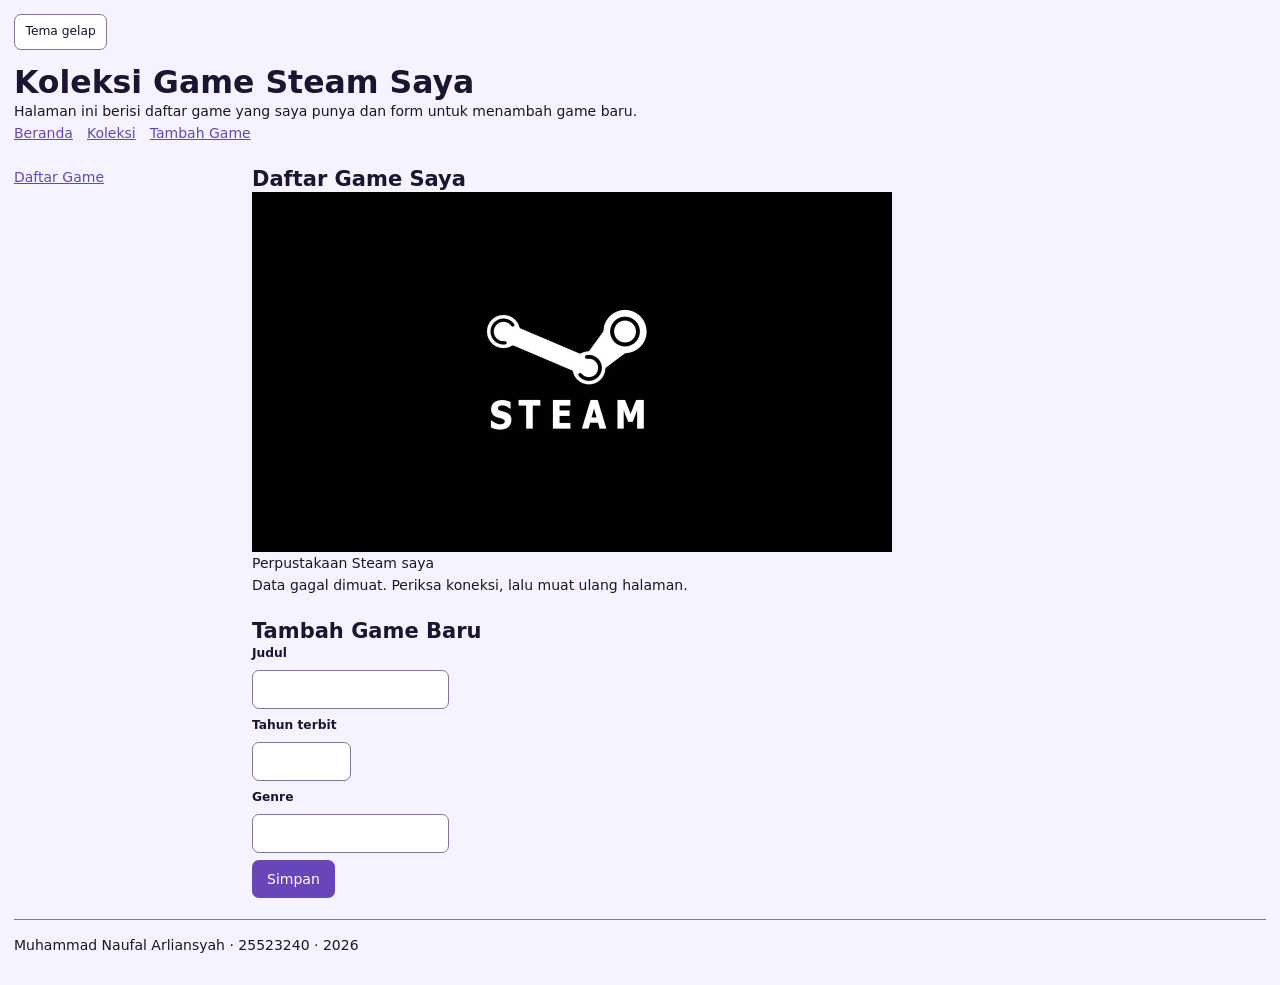
<file: worksheet-p10/profil.html>
<!DOCTYPE html>
<html lang="id">
<head>
  <meta charset="utf-8">
  <meta name="viewport" content="width=device-width, initial-scale=1.0">
  <title>Koleksi Game Steam Saya</title>

   <link rel="stylesheet" href="css/token.css">
   <link rel="stylesheet" href="css/base.css">
   <link rel="stylesheet" href="css/layout.css">
   <link rel="stylesheet" href="css/komponen.css">
   <link rel="stylesheet" href="css/tema.css">
   <link rel="stylesheet" href="css/responsif.css">
</head>
<body>
  <div class="page">

    <header id="beranda">
      <input type="checkbox" id="tema" class="pengalih-tema">
      <label for="tema" class="tombol-tema">Tema gelap</label>

      <h1 id="judul-halaman"></h1>
      <p id="deskripsi-halaman"></p>
      <nav aria-label="Navigasi utama">
        <ul class="navbar">
          <li><a href="#beranda">Beranda</a></li>
          <li><a href="#bagian-1">Koleksi</a></li>
          <li><a href="#bagian-2">Tambah Game</a></li>
        </ul>
      </nav>
    </header>

    <main>
      <div class="isi">
        <aside class="sisi">
          <nav aria-label="Menu samping">
            <ul class="menu-samping">
              <li><a href="#bagian-1">Daftar Game</a></li>
            </ul>
          </nav>
        </aside>

        <div class="utama">
          <section id="bagian-1">
            <h2>Daftar Game Saya</h2>
            <figure>
              <img src="img/koleksi-game-1.webp"
                   alt="Tangkapan layar perpustakaan Steam saya yang menampilkan sampul game dalam bentuk kotak-kotak"
                   width="640" height="360" >
              <figcaption>Perpustakaan Steam saya</figcaption>
            </figure>
            <p id="ringkasan-koleksi"></p>
            <p id="muat" hidden>Memuat data...</p>
            <p id="galat-muat" class="galat" role="alert" hidden></p>
            <div id="filter" role="group" aria-label="Filter genre">
              <button type="button" data-kategori="semua" class="aktif">Semua</button>
              <button type="button" data-kategori="Puzzle">Puzzle</button>
              <button type="button" data-kategori="Simulasi">Simulasi</button>
              <button type="button" data-kategori="Metroidvania">Metroidvania</button>
              <button type="button" data-kategori="RPG">RPG</button>
              <button type="button" data-kategori="Roguelike">Roguelike</button>
            </div>
            <p id="kosong" hidden>Tidak ada game di genre ini. Coba pilih genre lain atau tambah game baru.</p>
            <div class="katalog" id="katalog"></div>
          </section>

          <section id="bagian-2">
            <h2>Tambah Game Baru</h2>
            <form class="form-kolom" id="form-game" action="/simpan" method="post" novalidate>
              <p>
                <label for="judul">Judul</label>
                <input type="text" id="judul" name="judul" required>
              </p>
              <p>
                <label for="tahun-terbit">Tahun terbit</label>
                <input type="number" id="tahun-terbit" name="tahun-terbit" min="1970" max="2026" required>
              </p>
              <p>
                <label for="genre">Genre</label>
                <input type="text" id="genre" name="genre" required>
              </p>
              <button type="submit">Simpan</button>
            </form>
          </section>
        </div>
      </div>
    </main>

    <footer>
      <p id="footer-teks"></p>
    </footer>

  </div>
  <script type="module" src="js/app.js"></script>
</body> 
</html>
</file>
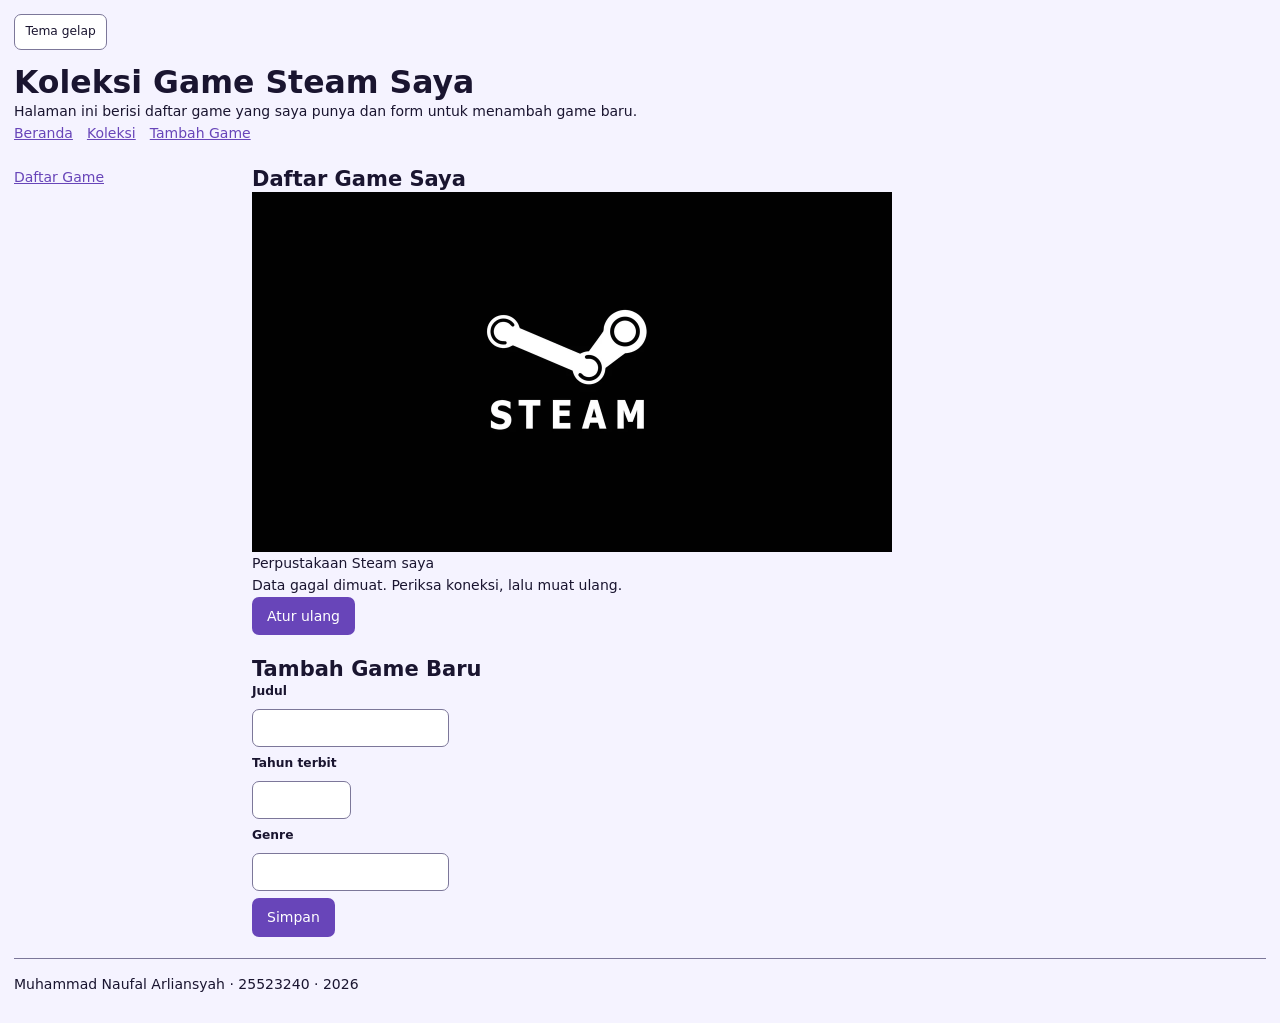
<file: worksheet-p11/profil.html>
<!DOCTYPE html>
<html lang="id">
<head>
  <meta charset="utf-8">
  <meta name="viewport" content="width=device-width, initial-scale=1.0">
  <title>Koleksi Game Steam Saya</title>

   <link rel="stylesheet" href="css/token.css">
   <link rel="stylesheet" href="css/base.css">
   <link rel="stylesheet" href="css/layout.css">
   <link rel="stylesheet" href="css/komponen.css">
   <link rel="stylesheet" href="css/tema.css">
   <link rel="stylesheet" href="css/responsif.css">
</head>
<body>
  <div class="page">

    <header id="beranda">
      <input type="checkbox" id="tema" class="pengalih-tema">
      <label for="tema" class="tombol-tema">Tema gelap</label>

      <h1 id="judul-halaman"></h1>
      <p id="deskripsi-halaman"></p>
      <nav aria-label="Navigasi utama">
        <ul class="navbar">
          <li><a href="#beranda">Beranda</a></li>
          <li><a href="#bagian-1">Koleksi</a></li>
          <li><a href="#bagian-2">Tambah Game</a></li>
        </ul>
      </nav>
    </header>

    <main>
      <div class="isi">
        <aside class="sisi">
          <nav aria-label="Menu samping">
            <ul class="menu-samping">
              <li><a href="#bagian-1">Daftar Game</a></li>
            </ul>
          </nav>
        </aside>

        <div class="utama">
          <section id="bagian-1">
            <h2>Daftar Game Saya</h2>
            <figure>
              <img src="img/koleksi-game-1.webp"
                   alt="Tangkapan layar perpustakaan Steam saya yang menampilkan sampul game dalam bentuk kotak-kotak"
                   width="640" height="360" >
              <figcaption>Perpustakaan Steam saya</figcaption>
            </figure>
            <p id="ringkasan-koleksi"></p>
            <p id="muat" hidden>Memuat data...</p>
            <p id="galat-muat" class="galat" role="alert" hidden></p>
            <div id="filter" role="group" aria-label="Filter genre">
              <button type="button" data-kategori="semua" class="aktif">Semua</button>
              <button type="button" data-kategori="Puzzle">Puzzle</button>
              <button type="button" data-kategori="Simulasi">Simulasi</button>
              <button type="button" data-kategori="Metroidvania">Metroidvania</button>
              <button type="button" data-kategori="RPG">RPG</button>
              <button type="button" data-kategori="Roguelike">Roguelike</button>
            </div>
            <button type="button" id="atur-ulang">Atur ulang</button>
            <p id="kosong" hidden>Tidak ada game di genre ini. Coba pilih genre lain atau tambah game baru.</p>
            <div class="katalog" id="katalog"></div>
          </section>

          <section id="bagian-2">
            <h2>Tambah Game Baru</h2>
            <form class="form-kolom" id="form-game" action="/simpan" method="post" novalidate>
              <p>
                <label for="judul">Judul</label>
                <input type="text" id="judul" name="judul" required>
              </p>
              <p>
                <label for="tahun-terbit">Tahun terbit</label>
                <input type="number" id="tahun-terbit" name="tahun-terbit" min="1970" max="2026" required>
              </p>
              <p>
                <label for="genre">Genre</label>
                <input type="text" id="genre" name="genre" required>
              </p>
              <button type="submit">Simpan</button>
            </form>
          </section>
        </div>
      </div>
    </main>

    <footer>
      <p id="footer-teks"></p>
    </footer>

  </div>
  <script type="module" src="js/app.js"></script>
</body>
</html>
</file>
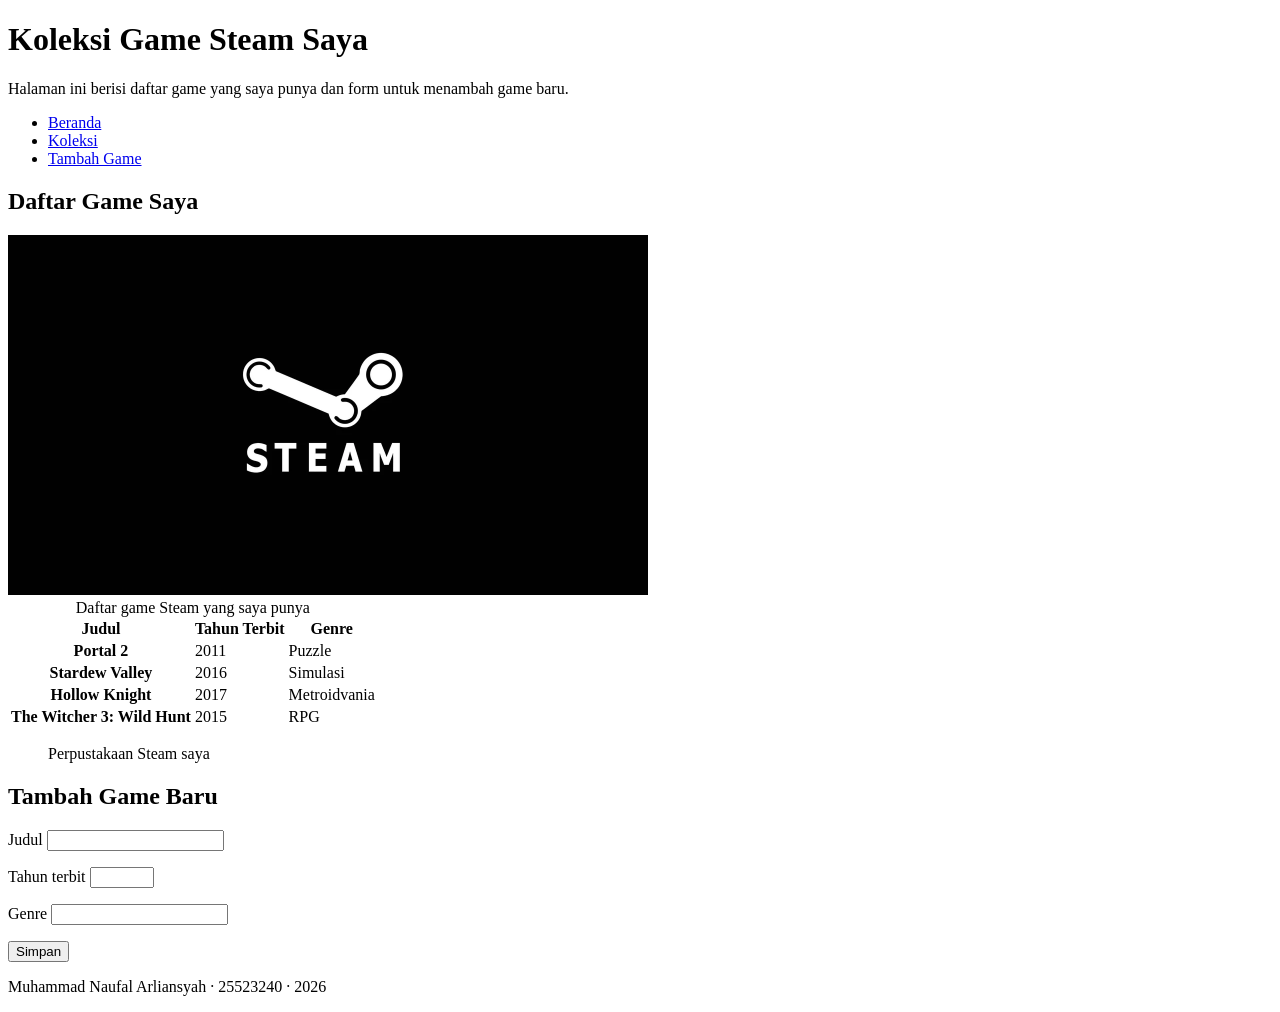
<file: worksheet-p3/profil.html>
<!DOCTYPE html>
<html lang="id">
<head>
  <meta charset="utf-8">
  <meta name="viewport" content="width=device-width, initial-scale=1.0">
  <title>Koleksi Game Steam Saya</title>

</head>
<body>

  <header id="beranda">
    <h1>Koleksi Game Steam Saya</h1>
    <p>Halaman ini berisi daftar game yang saya punya dan form untuk menambah game baru.</p>
    <nav aria-label="Navigasi utama">
      <ul>
        <li><a href="#beranda">Beranda</a></li>
        <li><a href="#bagian-1">Koleksi</a></li>
        <li><a href="#bagian-2">Tambah Game</a></li>
      </ul>
    </nav>
  </header>

  <main>
    <section id="bagian-1">
      <h2>Daftar Game Saya</h2>
      <img src="koleksi-game-1.webp"
           alt="Tangkapan layar perpustakaan Steam saya yang menampilkan sampul game dalam bentuk kotak-kotak"
           width="640" height="360" loading="lazy">
      <table>
        <caption>Daftar game Steam yang saya punya</caption>
        <thead>
          <tr>
            <th scope="col">Judul</th>
            <th scope="col">Tahun Terbit</th>
            <th scope="col">Genre</th>
          </tr>
        </thead>
        <tbody>
          <tr>
            <th scope="row">Portal 2</th>
            <td>2011</td>
            <td>Puzzle</td>
          </tr>
          <tr>
            <th scope="row">Stardew Valley</th>
            <td>2016</td>
            <td>Simulasi</td>
          </tr>
          <tr>
            <th scope="row">Hollow Knight</th>
            <td>2017</td>
            <td>Metroidvania</td>
          </tr>
          <tr>
            <th scope="row">The Witcher 3: Wild Hunt</th>
            <td>2015</td>
            <td>RPG</td>
          </tr>
        </tbody>
      </table>

      <figure>


        <figcaption>Perpustakaan Steam saya</figcaption>
      </figure>
    </section>

    <section id="bagian-2">
      <h2>Tambah Game Baru</h2>

      <form action="/simpan" method="post">
        <p>
          <label for="judul">Judul</label>
          <input type="text" id="judul" name="judul" required>
        </p>
        <p>
          <label for="tahun-terbit">Tahun terbit</label>
          <input type="number" id="tahun-terbit" name="tahun-terbit" min="1970" max="2026" required>
        </p>
        <p>
          <label for="genre">Genre</label>
          <input type="text" id="genre" name="genre" required>
        </p>
        <button type="submit">Simpan</button>
      </form>
    </section>
  </main>

  <footer>
    <p>Muhammad Naufal Arliansyah · 25523240 · 2026</p>
  </footer>

</body>
</html>
</file>
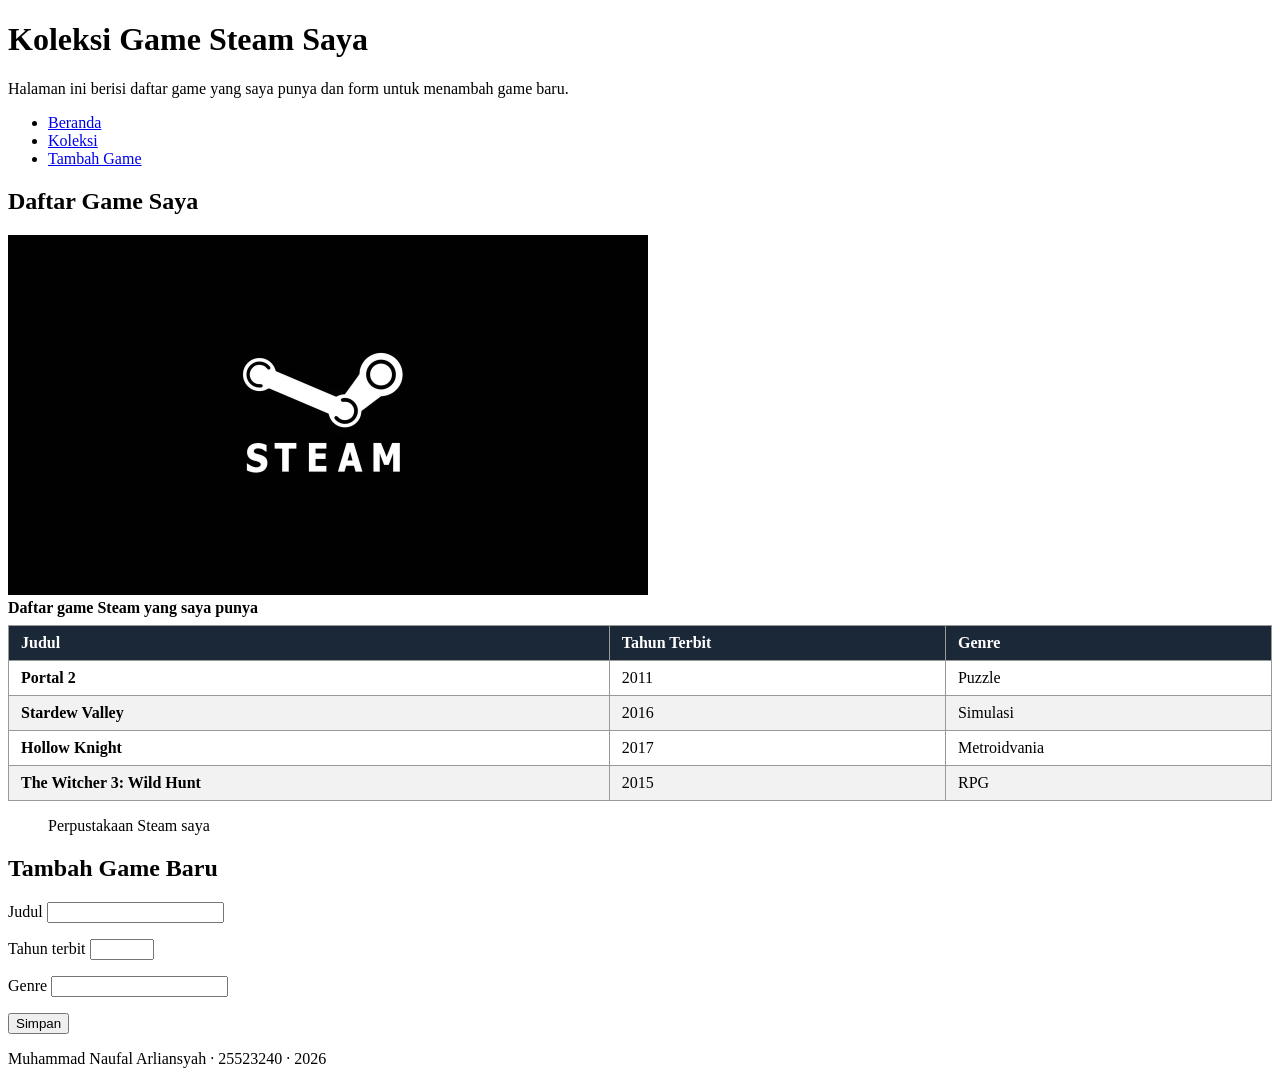
<file: worksheet-p3/Tugas PABW 1 (NIM 25523240).html>
<!DOCTYPE html>
<html lang="id">
<head>
  <meta charset="utf-8">
  <meta name="viewport" content="width=device-width, initial-scale=1.0">
  <title>Koleksi Game Steam Saya</title>
  <style>
    table { width : 100%; border-collapse: collapse; }
    caption { text-align: left; font-weight: bold; padding-bottom: 8px; }
    th, td { border: 1px solid #999; padding: 8px 12px; text-align: left; }
    thead th { background: #1b2838; color: #fff; }
    tbody tr:nth-child(even) { background: #f2f2f2; }
    </style>
</head>
<body>

  <header id="beranda">
    <h1>Koleksi Game Steam Saya</h1>
    <p>Halaman ini berisi daftar game yang saya punya dan form untuk menambah game baru.</p>
    <nav aria-label="Navigasi utama">
      <ul>
        <li><a href="#beranda">Beranda</a></li>
        <li><a href="#bagian-1">Koleksi</a></li>
        <li><a href="#bagian-2">Tambah Game</a></li>
      </ul>
    </nav>
  </header>

  <main>
    <section id="bagian-1">
      <h2>Daftar Game Saya</h2>
      <img src="koleksi-game-1.webp"
           alt="Tangkapan layar perpustakaan Steam saya yang menampilkan sampul game dalam bentuk kotak-kotak"
           width="640" height="360" loading="lazy">
      <table>
        <caption>Daftar game Steam yang saya punya</caption>
        <thead>
          <tr>
            <th scope="col">Judul</th>
            <th scope="col">Tahun Terbit</th>
            <th scope="col">Genre</th>
          </tr>
        </thead>
        <tbody>
          <tr>
            <th scope="row">Portal 2</th>
            <td>2011</td>
            <td>Puzzle</td>
          </tr>
          <tr>
            <th scope="row">Stardew Valley</th>
            <td>2016</td>
            <td>Simulasi</td>
          </tr>
          <tr>
            <th scope="row">Hollow Knight</th>
            <td>2017</td>
            <td>Metroidvania</td>
          </tr>
          <tr>
            <th scope="row">The Witcher 3: Wild Hunt</th>
            <td>2015</td>
            <td>RPG</td>
          </tr>
        </tbody>
      </table>

      <figure>


        <figcaption>Perpustakaan Steam saya</figcaption>
      </figure>
    </section>

    <section id="bagian-2">
      <h2>Tambah Game Baru</h2>

      <form action="/simpan" method="post">
        <p>
          <label for="judul">Judul</label>
          <input type="text" id="judul" name="judul" required>
        </p>
        <p>
          <label for="tahun-terbit">Tahun terbit</label>
          <input type="number" id="tahun-terbit" name="tahun-terbit" min="1970" max="2026" required>
        </p>
        <p>
          <label for="genre">Genre</label>
          <input type="text" id="genre" name="genre" required>
        </p>
        <button type="submit">Simpan</button>
      </form>
    </section>
  </main>

  <footer>
    <p>Muhammad Naufal Arliansyah · 25523240 · 2026</p>
  </footer>

</body>
</html>
</file>
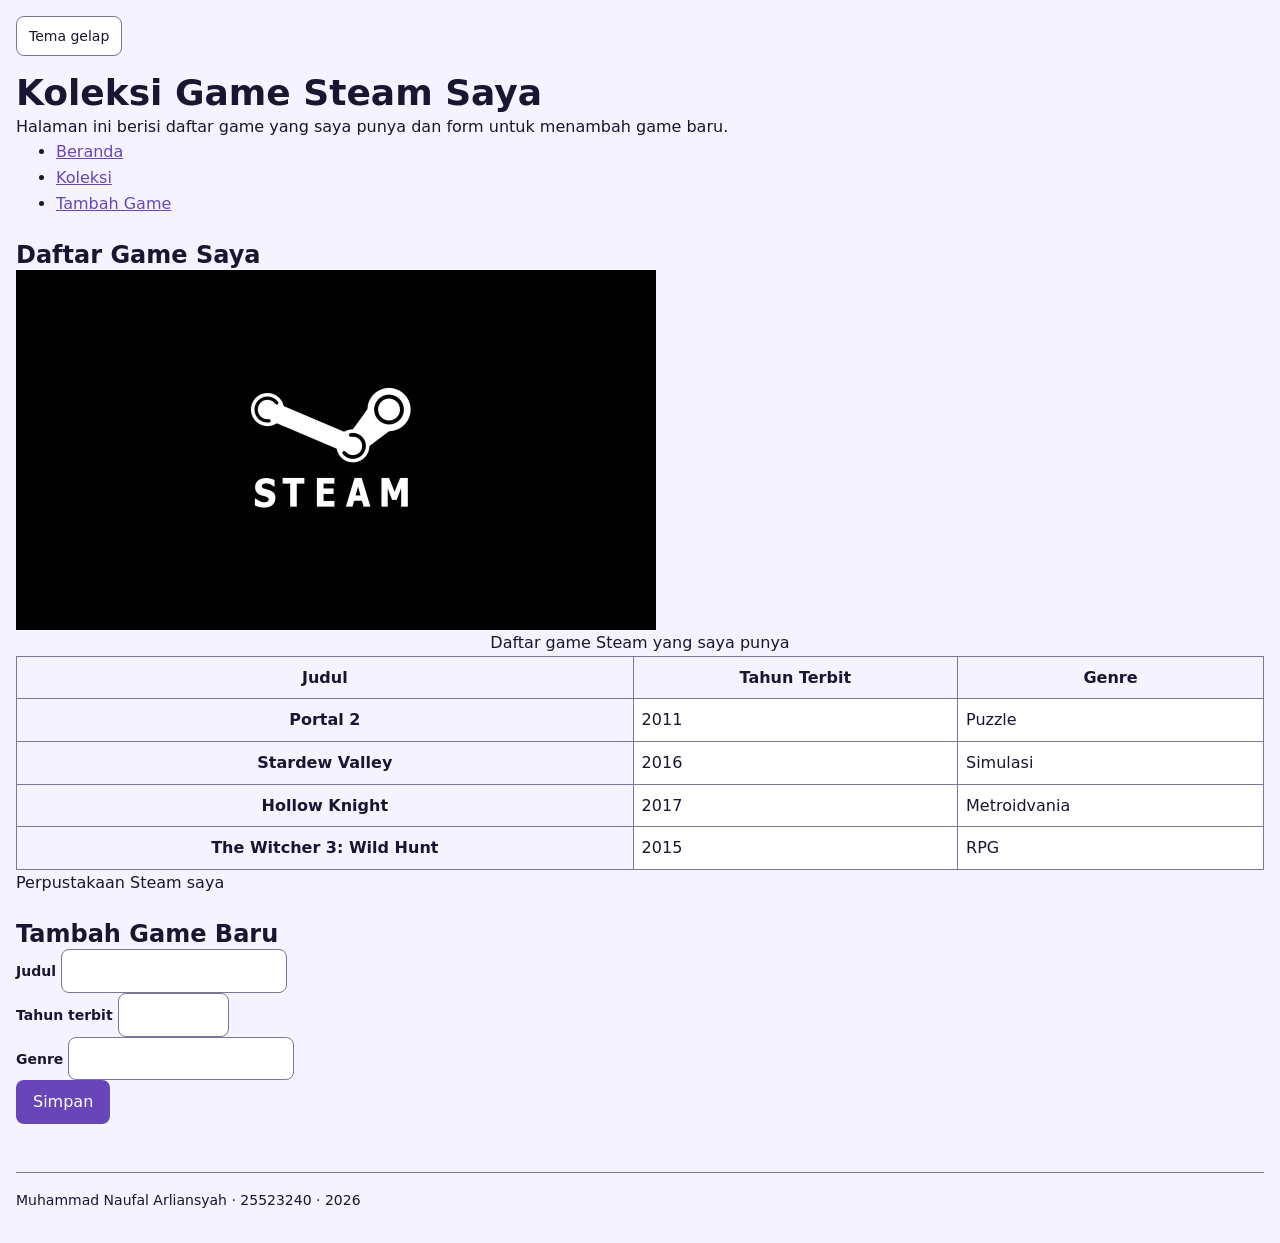
<file: worksheet-p4/profil.html>
<!DOCTYPE html>
<html lang="id">
<head>
  <meta charset="utf-8">
  <meta name="viewport" content="width=device-width, initial-scale=1.0">
  <title>Koleksi Game Steam Saya</title>

  <link rel="stylesheet" href="token.css">
  <link rel="stylesheet" href="base.css">
  <link rel="stylesheet" href="layout.css">
  <link rel="stylesheet" href="komponen.css">
  <link rel="stylesheet" href="tema.css">
</head>
<body>

  <header id="beranda">
    <input type="checkbox" id="tema" class="pengalih-tema">
    <label for="tema" class="tombol-tema">Tema gelap</label>

    <h1>Koleksi Game Steam Saya</h1>
    <p>Halaman ini berisi daftar game yang saya punya dan form untuk menambah game baru.</p>
    <nav aria-label="Navigasi utama">
      <ul>
        <li><a href="#beranda">Beranda</a></li>
        <li><a href="#bagian-1">Koleksi</a></li>
        <li><a href="#bagian-2">Tambah Game</a></li>
      </ul>
    </nav>
  </header>

  <main>
    <section id="bagian-1">
      <h2>Daftar Game Saya</h2>
      <img src="koleksi-game-1.webp"
           alt="Tangkapan layar perpustakaan Steam saya yang menampilkan sampul game dalam bentuk kotak-kotak"
           width="640" height="360" loading="lazy">
      <table>
        <caption>Daftar game Steam yang saya punya</caption>
        <thead>
          <tr>
            <th scope="col">Judul</th>
            <th scope="col">Tahun Terbit</th>
            <th scope="col">Genre</th>
          </tr>
        </thead>
        <tbody>
          <tr>
            <th scope="row">Portal 2</th>
            <td>2011</td>
            <td>Puzzle</td>
          </tr>
          <tr>
            <th scope="row">Stardew Valley</th>
            <td>2016</td>
            <td>Simulasi</td>
          </tr>
          <tr>
            <th scope="row">Hollow Knight</th>
            <td>2017</td>
            <td>Metroidvania</td>
          </tr>
          <tr>
            <th scope="row">The Witcher 3: Wild Hunt</th>
            <td>2015</td>
            <td>RPG</td>
          </tr>
        </tbody>
      </table>

      <figure>
        <figcaption>Perpustakaan Steam saya</figcaption>
      </figure>
    </section>

    <section id="bagian-2">
      <h2>Tambah Game Baru</h2>

      <form action="/simpan" method="post">
        <p>
          <label for="judul">Judul</label>
          <input type="text" id="judul" name="judul" required>
        </p>
        <p>
          <label for="tahun-terbit">Tahun terbit</label>
          <input type="number" id="tahun-terbit" name="tahun-terbit" min="1970" max="2026" required>
        </p>
        <p>
          <label for="genre">Genre</label>
          <input type="text" id="genre" name="genre" required>
        </p>
        <button type="submit">Simpan</button>
      </form>
    </section>
  </main>

  <footer>
    <p>Muhammad Naufal Arliansyah · 25523240 · 2026</p>
  </footer>

</body>
</html>
</file>
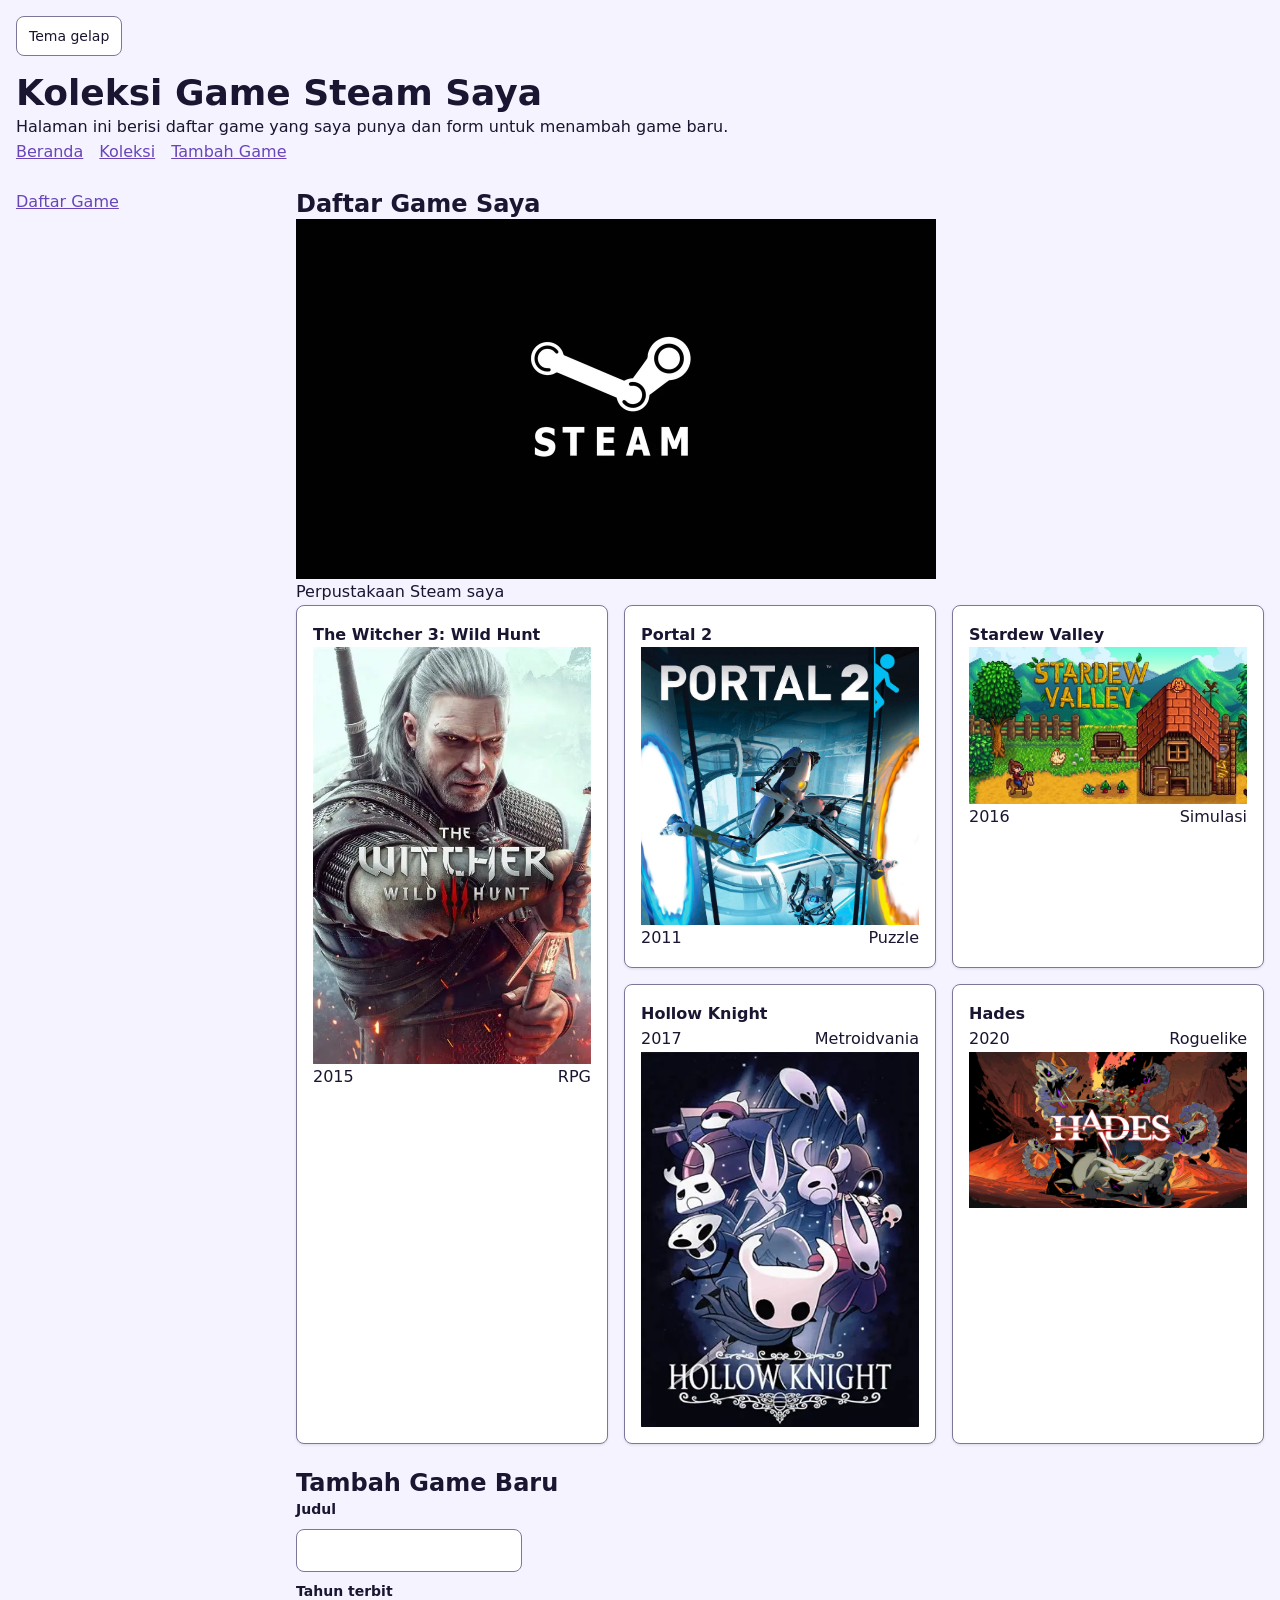
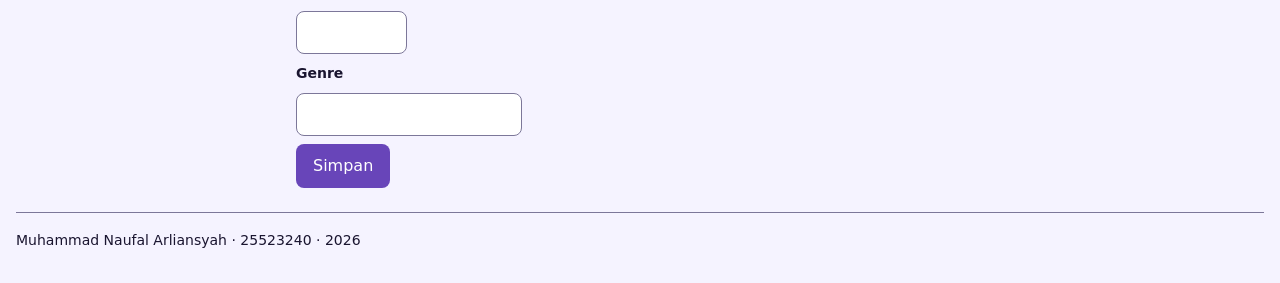
<file: worksheet-p5/profil.html>
<!DOCTYPE html>
<html lang="id">
<head>
  <meta charset="utf-8">
  <meta name="viewport" content="width=device-width, initial-scale=1.0">
  <title>Koleksi Game Steam Saya</title>

  <link rel="stylesheet" href="token.css">
  <link rel="stylesheet" href="base.css">
  <link rel="stylesheet" href="layout.css">
  <link rel="stylesheet" href="komponen.css">
  <link rel="stylesheet" href="tema.css">
</head>
<body>
  <div class="page">

    <header id="beranda">
      <input type="checkbox" id="tema" class="pengalih-tema">
      <label for="tema" class="tombol-tema">Tema gelap</label>

      <h1>Koleksi Game Steam Saya</h1>
      <p>Halaman ini berisi daftar game yang saya punya dan form untuk menambah game baru.</p>
      <nav aria-label="Navigasi utama">
        <ul class="navbar">
          <li><a href="#beranda">Beranda</a></li>
          <li><a href="#bagian-1">Koleksi</a></li>
          <li><a href="#bagian-2">Tambah Game</a></li>
        </ul>
      </nav>
    </header>

    <main>
      <div class="isi">
        <aside class="sisi">
          <nav aria-label="Menu samping">
            <ul class="menu-samping">
              <li><a href="#bagian-1">Daftar Game</a></li>
            </ul>
          </nav>
        </aside>

        <div class="utama">
          <section id="bagian-1">
            <h2>Daftar Game Saya</h2>
            <figure>
              <img src="koleksi-game-1.webp"
                   alt="Tangkapan layar perpustakaan Steam saya yang menampilkan sampul game dalam bentuk kotak-kotak"
                   width="640" height="360" loading="lazy">
              <figcaption>Perpustakaan Steam saya</figcaption>
            </figure>

            <div class="katalog">
              <article class="kartu papan">
                <h3 class="kartu__judul">The Witcher 3: Wild Hunt</h3>
                <div class="kartu__isi">
                  <figure>
                    <img src="the-witcher-3.webp" alt="Sampul game The Witcher 3: Wild Hunt" width="320" height="180" loading="lazy">
                  </figure>
                </div>
                <div class="kartu__kaki"><span>2015</span><span>RPG</span></div>
              </article>
              <article class="kartu">
                <h3 class="kartu__judul">Portal 2</h3>
                <div class="kartu__isi">
                  <figure>
                    <img src="portal-2.webp" alt="Sampul game Portal 2" width="320" height="180" loading="lazy">
                  </figure>
                </div>
                <div class="kartu__kaki"><span>2011</span><span>Puzzle</span></div>
                
              </article>
              <article class="kartu">
                <h3 class="kartu__judul">Stardew Valley</h3>
                <div class="kartu__isi">
                  <figure>
                    <img src="stardew-valley.webp" alt="Sampul game Stardew Valley" width="320" height="180" loading="lazy">
                  </figure>
                </div>
                <div class="kartu__kaki"><span>2016</span><span>Simulasi</span></div>
              </article>
              <article class="kartu">
                <h3 class="kartu__judul">Hollow Knight</h3>
                <div class="kartu__kaki"><span>2017</span><span>Metroidvania</span></div>
                <div class="kartu__isi">
                  <figure>
                    <img src="hollow-knight.webp" alt="Sampul game Hollow Knight" width="320" height="180" loading="lazy">
                  </figure>
                </div>
              </article>
              <article class="kartu">
                <h3 class="kartu__judul">Hades</h3>
                <div class="kartu__kaki"><span>2020</span><span>Roguelike</span></div>
                <div class="kartu__isi">
                  <figure>
                    <img src="hades.webp" alt="Sampul game Hades" width="320" height="180" loading="lazy">
                  </figure>
                </div>
              </article>
            </div>
          </section>

          <section id="bagian-2">
            <h2>Tambah Game Baru</h2>
            <form class="form-kolom" action="/simpan" method="post">
              <p>
                <label for="judul">Judul</label>
                <input type="text" id="judul" name="judul" required>
              </p>
              <p>
                <label for="tahun-terbit">Tahun terbit</label>
                <input type="number" id="tahun-terbit" name="tahun-terbit" min="1970" max="2026" required>
              </p>
              <p>
                <label for="genre">Genre</label>
                <input type="text" id="genre" name="genre" required>
              </p>
              <button type="submit">Simpan</button>
            </form>
          </section>
        </div>
      </div>
    </main>

    <footer>
      <p>Muhammad Naufal Arliansyah · 25523240 · 2026</p>
    </footer>

  </div>
</body>
</html>
</file>
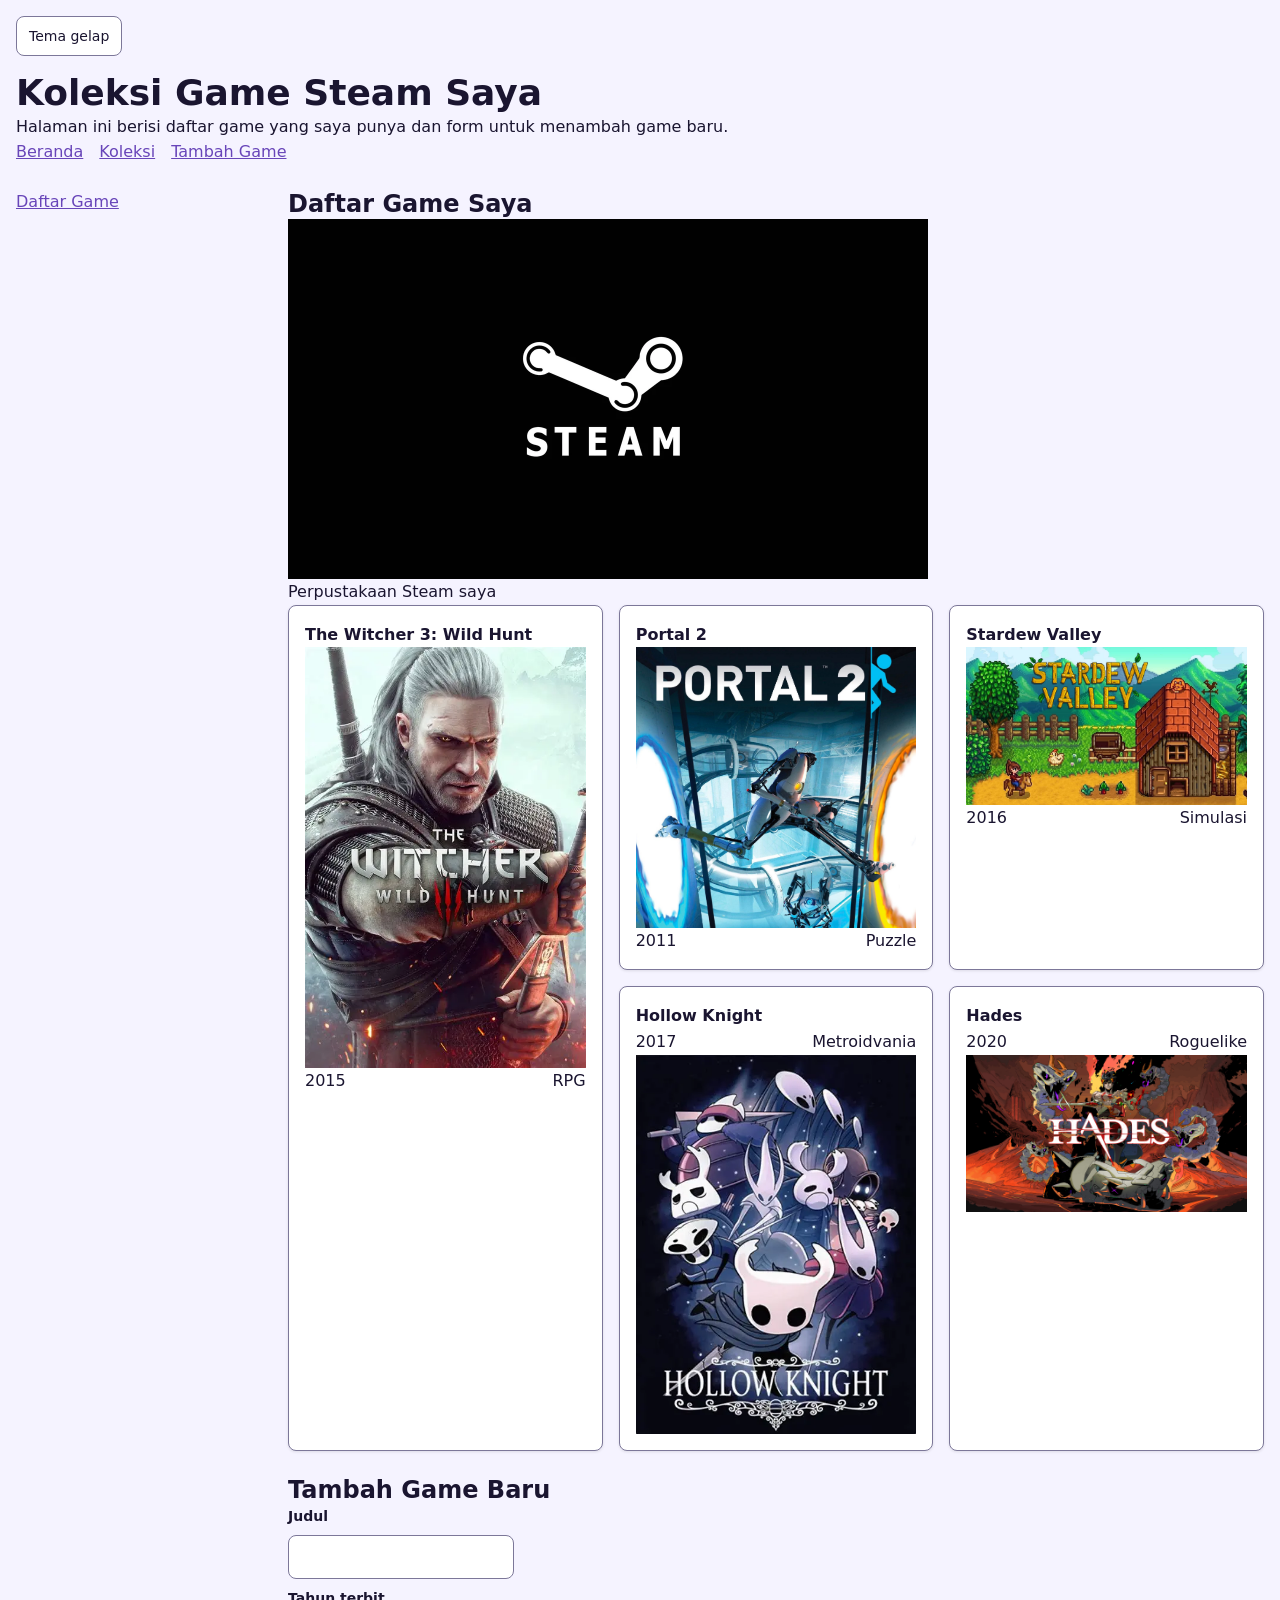
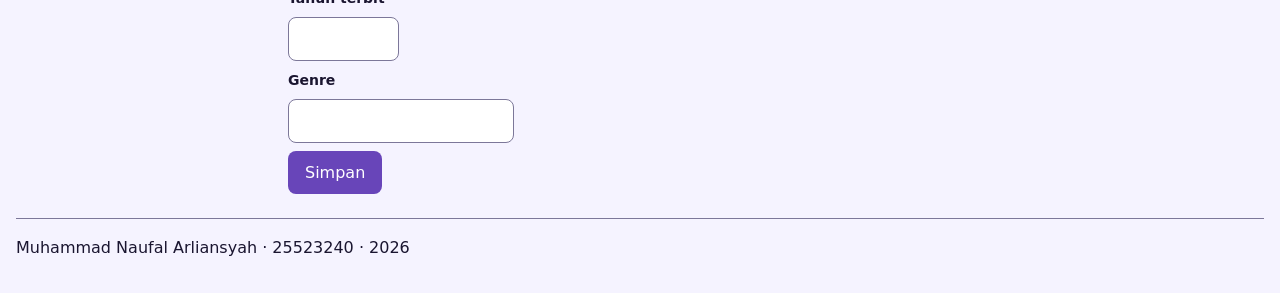
<file: worksheet-p6/profil.html>
<!DOCTYPE html>
<html lang="id">
<head>
  <meta charset="utf-8">
  <meta name="viewport" content="width=device-width, initial-scale=1.0">
  <title>Koleksi Game Steam Saya</title>

  <link rel="stylesheet" href="token.css">
  <link rel="stylesheet" href="base.css">
  <link rel="stylesheet" href="layout.css">
  <link rel="stylesheet" href="komponen.css">
  <link rel="stylesheet" href="tema.css">
  <link rel="stylesheet" href="responsif.css">
</head>
<body>
  <div class="page">

    <header id="beranda">
      <input type="checkbox" id="tema" class="pengalih-tema">
      <label for="tema" class="tombol-tema">Tema gelap</label>

      <h1>Koleksi Game Steam Saya</h1>
      <p>Halaman ini berisi daftar game yang saya punya dan form untuk menambah game baru.</p>
      <nav aria-label="Navigasi utama">
        <ul class="navbar">
          <li><a href="#beranda">Beranda</a></li>
          <li><a href="#bagian-1">Koleksi</a></li>
          <li><a href="#bagian-2">Tambah Game</a></li>
        </ul>
      </nav>
    </header>

    <main>
      <div class="isi">
        <aside class="sisi">
          <nav aria-label="Menu samping">
            <ul class="menu-samping">
              <li><a href="#bagian-1">Daftar Game</a></li>
            </ul>
          </nav>
        </aside>

        <div class="utama">
          <section id="bagian-1">
            <h2>Daftar Game Saya</h2>
            <figure>
              <img src="koleksi-game-1.webp"
                   alt="Tangkapan layar perpustakaan Steam saya yang menampilkan sampul game dalam bentuk kotak-kotak"
                   width="640" height="360" loading="lazy">
              <figcaption>Perpustakaan Steam saya</figcaption>
            </figure>

            <div class="katalog">
              <article class="kartu papan">
                <h3 class="kartu__judul">The Witcher 3: Wild Hunt</h3>
                <div class="kartu__isi">
                  <figure>
                    <img src="the-witcher-3.webp" alt="Sampul game The Witcher 3: Wild Hunt" width="320" height="180" loading="lazy">
                  </figure>
                </div>
                <div class="kartu__kaki"><span>2015</span><span>RPG</span></div>
              </article>
              <article class="kartu">
                <h3 class="kartu__judul">Portal 2</h3>
                <div class="kartu__isi">
                  <figure>
                    <img src="portal-2.webp" alt="Sampul game Portal 2" width="320" height="180" loading="lazy">
                  </figure>
                </div>
                <div class="kartu__kaki"><span>2011</span><span>Puzzle</span></div>
                
              </article>
              <article class="kartu">
                <h3 class="kartu__judul">Stardew Valley</h3>
                <div class="kartu__isi">
                  <figure>
                    <img src="stardew-valley.webp" alt="Sampul game Stardew Valley" width="320" height="180" loading="lazy">
                  </figure>
                </div>
                <div class="kartu__kaki"><span>2016</span><span>Simulasi</span></div>
              </article>
              <article class="kartu">
                <h3 class="kartu__judul">Hollow Knight</h3>
                <div class="kartu__kaki"><span>2017</span><span>Metroidvania</span></div>
                <div class="kartu__isi">
                  <figure>
                    <img src="hollow-knight.webp" alt="Sampul game Hollow Knight" width="320" height="180" loading="lazy">
                  </figure>
                </div>
              </article>
              <article class="kartu">
                <h3 class="kartu__judul">Hades</h3>
                <div class="kartu__kaki"><span>2020</span><span>Roguelike</span></div>
                <div class="kartu__isi">
                  <figure>
                    <img src="hades.webp" alt="Sampul game Hades" width="320" height="180" loading="lazy">
                  </figure>
                </div>
              </article>
            </div>
          </section>

          <section id="bagian-2">
            <h2>Tambah Game Baru</h2>
            <form class="form-kolom" action="/simpan" method="post">
              <p>
                <label for="judul">Judul</label>
                <input type="text" id="judul" name="judul" required>
              </p>
              <p>
                <label for="tahun-terbit">Tahun terbit</label>
                <input type="number" id="tahun-terbit" name="tahun-terbit" min="1970" max="2026" required>
              </p>
              <p>
                <label for="genre">Genre</label>
                <input type="text" id="genre" name="genre" required>
              </p>
              <button type="submit">Simpan</button>
            </form>
          </section>
        </div>
      </div>
    </main>

    <footer>
      <p>Muhammad Naufal Arliansyah · 25523240 · 2026</p>
    </footer>

  </div>
</body>
</html>
</file>
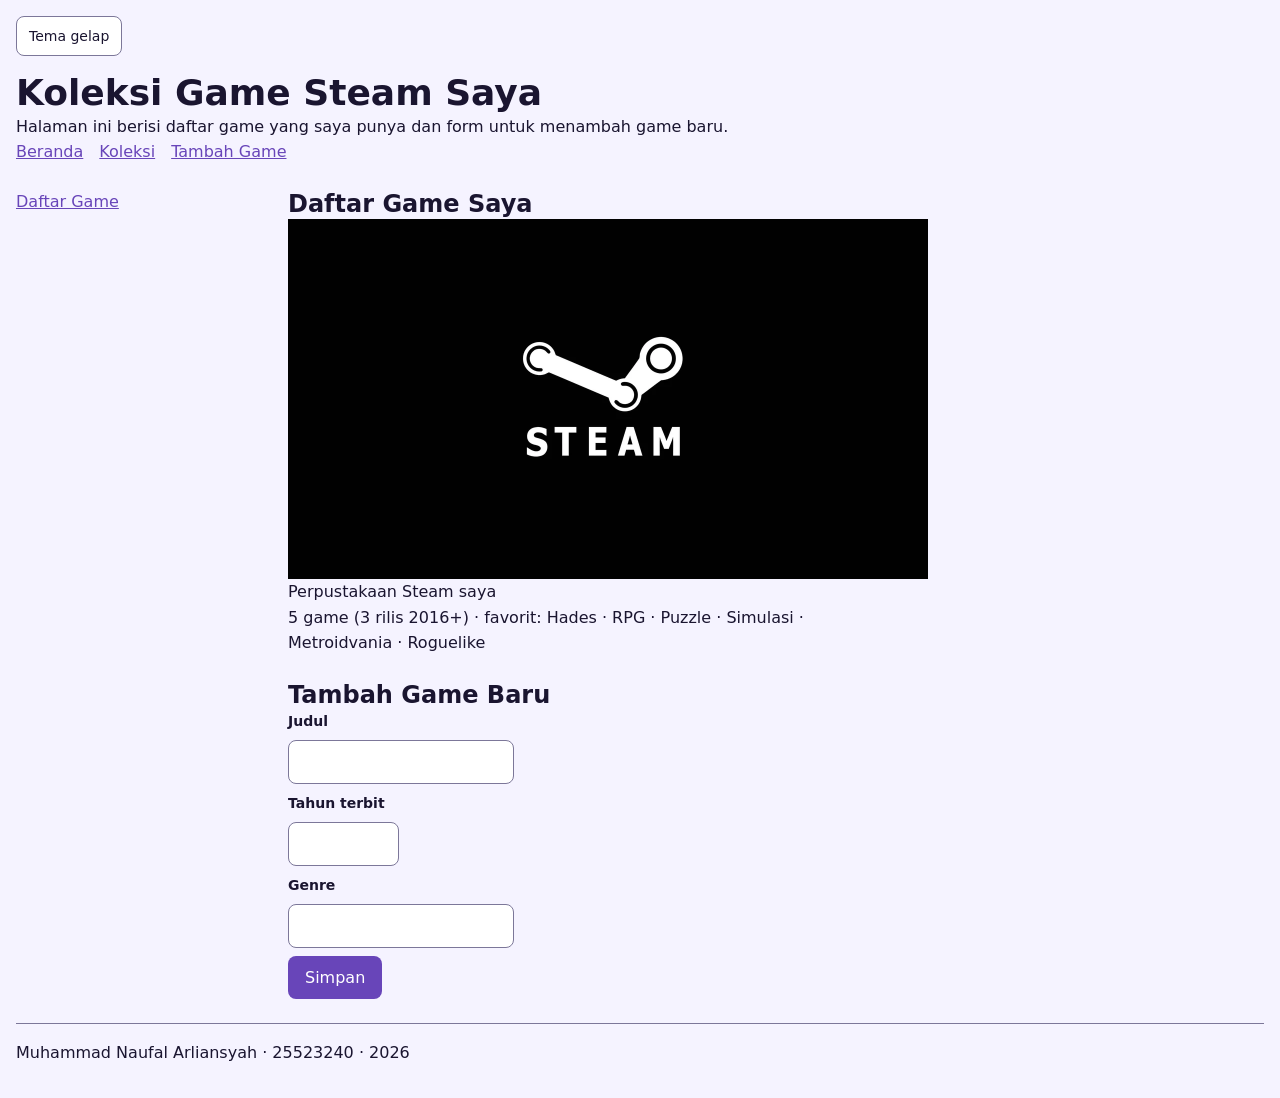
<file: worksheet-p8/profil.html>
<!DOCTYPE html>
<html lang="id">
<head>
  <meta charset="utf-8">
  <meta name="viewport" content="width=device-width, initial-scale=1.0">
  <title>Koleksi Game Steam Saya</title>

   <link rel="stylesheet" href="css/token.css">
   <link rel="stylesheet" href="css/base.css">
   <link rel="stylesheet" href="css/layout.css">
   <link rel="stylesheet" href="css/komponen.css">
   <link rel="stylesheet" href="css/tema.css">
   <link rel="stylesheet" href="css/responsif.css">
</head>
<body>
  <div class="page">

    <header id="beranda">
      <input type="checkbox" id="tema" class="pengalih-tema">
      <label for="tema" class="tombol-tema">Tema gelap</label>

      <h1 id="judul-halaman"></h1>
      <p id="deskripsi-halaman"></p>
      <nav aria-label="Navigasi utama">
        <ul class="navbar">
          <li><a href="#beranda">Beranda</a></li>
          <li><a href="#bagian-1">Koleksi</a></li>
          <li><a href="#bagian-2">Tambah Game</a></li>
        </ul>
      </nav>
    </header>

    <main>
      <div class="isi">
        <aside class="sisi">
          <nav aria-label="Menu samping">
            <ul class="menu-samping">
              <li><a href="#bagian-1">Daftar Game</a></li>
            </ul>
          </nav>
        </aside>

        <div class="utama">
          <section id="bagian-1">
            <h2>Daftar Game Saya</h2>
            <figure>
              <img src="img/koleksi-game-1.webp"
                   alt="Tangkapan layar perpustakaan Steam saya yang menampilkan sampul game dalam bentuk kotak-kotak"
                   width="640" height="360" >
              <figcaption>Perpustakaan Steam saya</figcaption>
            </figure>

            <p id="ringkasan-koleksi"></p>
            <div class="katalog" id="katalog"></div>
          </section>

          <section id="bagian-2">
            <h2>Tambah Game Baru</h2>
            <form class="form-kolom" id="form-game" action="/simpan" method="post">
              <p>
                <label for="judul">Judul</label>
                <input type="text" id="judul" name="judul" required>
              </p>
              <p>
                <label for="tahun-terbit">Tahun terbit</label>
                <input type="number" id="tahun-terbit" name="tahun-terbit" min="1970" max="2026" required>
              </p>
              <p>
                <label for="genre">Genre</label>
                <input type="text" id="genre" name="genre" required>
              </p>
              <button type="submit">Simpan</button>
            </form>
          </section>
        </div>
      </div>
    </main>

    <footer>
      <p id="footer-teks"></p>
    </footer>

  </div>

  <script type="module" src="js/app.js"></script>
</body>
</html>
</file>
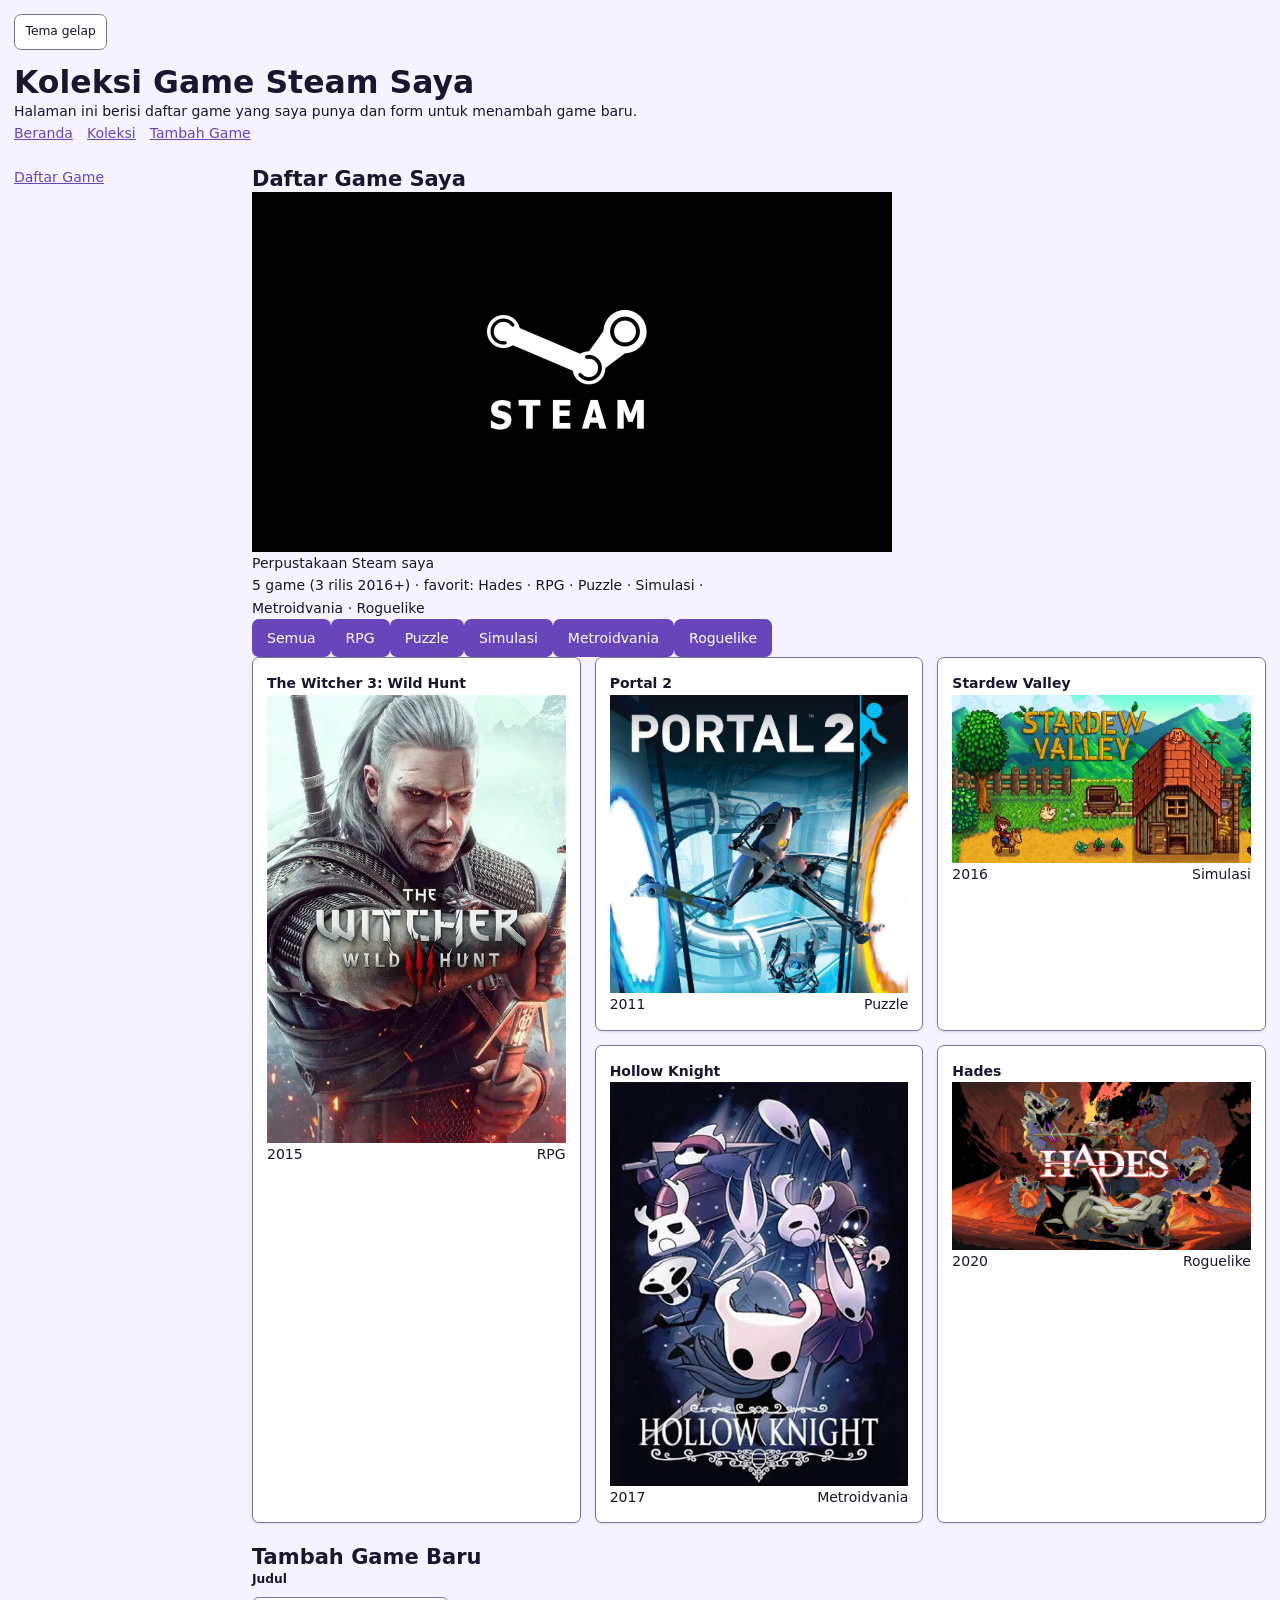
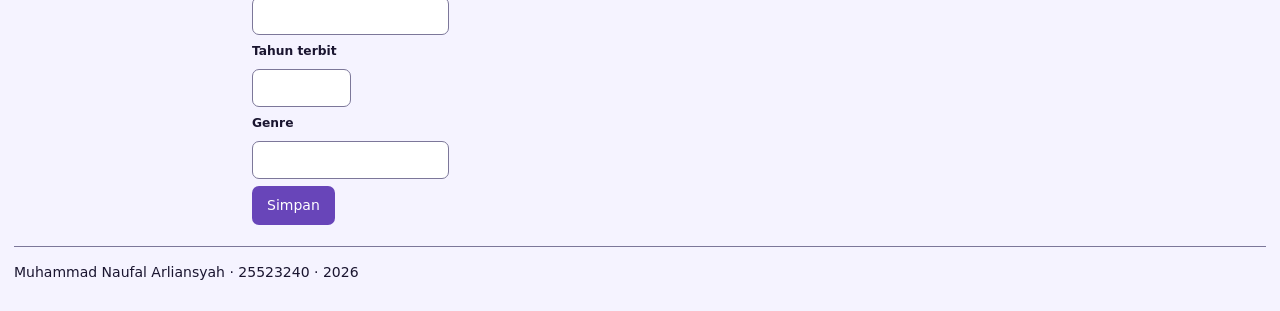
<file: worksheet-p9/profil.html>
<!DOCTYPE html>
<html lang="id">
<head>
  <meta charset="utf-8">
  <meta name="viewport" content="width=device-width, initial-scale=1.0">
  <title>Koleksi Game Steam Saya</title>

   <link rel="stylesheet" href="css/token.css">
   <link rel="stylesheet" href="css/base.css">
   <link rel="stylesheet" href="css/layout.css">
   <link rel="stylesheet" href="css/komponen.css">
   <link rel="stylesheet" href="css/tema.css">
   <link rel="stylesheet" href="css/responsif.css">
</head>
<body>
  <div class="page">

    <header id="beranda">
      <input type="checkbox" id="tema" class="pengalih-tema">
      <label for="tema" class="tombol-tema">Tema gelap</label>

      <h1 id="judul-halaman"></h1>
      <p id="deskripsi-halaman"></p>
      <nav aria-label="Navigasi utama">
        <ul class="navbar">
          <li><a href="#beranda">Beranda</a></li>
          <li><a href="#bagian-1">Koleksi</a></li>
          <li><a href="#bagian-2">Tambah Game</a></li>
        </ul>
      </nav>
    </header>

    <main>
      <div class="isi">
        <aside class="sisi">
          <nav aria-label="Menu samping">
            <ul class="menu-samping">
              <li><a href="#bagian-1">Daftar Game</a></li>
            </ul>
          </nav>
        </aside>

        <div class="utama">
          <section id="bagian-1">
            <h2>Daftar Game Saya</h2>
            <figure>
              <img src="img/koleksi-game-1.webp"
                   alt="Tangkapan layar perpustakaan Steam saya yang menampilkan sampul game dalam bentuk kotak-kotak"
                   width="640" height="360" >
              <figcaption>Perpustakaan Steam saya</figcaption>
            </figure>
            <p id="ringkasan-koleksi"></p>
            <div id="filter" role="group" aria-label="Filter genre">
              <button type="button" data-kategori="semua" class="aktif">Semua</button>
              <button type="button" data-kategori="Puzzle">Puzzle</button>
              <button type="button" data-kategori="Simulasi">Simulasi</button>
              <button type="button" data-kategori="Metroidvania">Metroidvania</button>
              <button type="button" data-kategori="RPG">RPG</button>
              <button type="button" data-kategori="Roguelike">Roguelike</button>
            </div>
            <p id="kosong" hidden>Tidak ada game di genre ini. Coba pilih genre lain atau tambah game baru.</p>
            <div class="katalog" id="katalog"></div>
          </section>

          <section id="bagian-2">
            <h2>Tambah Game Baru</h2>
            <form class="form-kolom" id="form-game" action="/simpan" method="post" novalidate>
              <p>
                <label for="judul">Judul</label>
                <input type="text" id="judul" name="judul" required>
              </p>
              <p>
                <label for="tahun-terbit">Tahun terbit</label>
                <input type="number" id="tahun-terbit" name="tahun-terbit" min="1970" max="2026" required>
              </p>
              <p>
                <label for="genre">Genre</label>
                <input type="text" id="genre" name="genre" required>
              </p>
              <button type="submit">Simpan</button>
            </form>
          </section>
        </div>
      </div>
    </main>

    <footer>
      <p id="footer-teks"></p>
    </footer>

  </div>
  <script type="module" src="js/dom.js"></script>
</body>
</html>
</file>
<file: worksheet-p10/css/token.css>
:root {
--purple-500: #8B5CF6;
--purple-700: color-mix(in srgb, var(--purple-500) 75%, #000000);
--pink-500: #EC4899;
--pink-700: #BE185D;
--red-500: #EF4444;
--red-700: #B00020;

--night-950: #0B0914;
--night-900: #161224;
--night-800: #2A2442;
--slate-100: #F3F4F6;

--violet-50: #F5F3FF;
--white: #FFFFFF;
--ink-900: #1A1530;
--mauve-500: #7C7799;

--space-1: 0.25rem;
--space-2: 0.5rem;
--space-3: 0.75rem;
--space-4: 1rem;
--space-6: 1.5rem;

--radius-md: 0.5rem;
--radius-full: 999px;

--shadow-1: 0 10px 30px rgba(0, 0, 0, .5);
--shadow-2: 0 1px 3px rgba(0, 0, 0, .10);

--text-sm: 0.875rem;
--text-md: 1rem;
--text-xl: 1.5rem;
--text-3xl: 2.25rem;
}
</file>
<file: worksheet-p10/css/base.css>
*, *::before, *::after {
  box-sizing: border-box;
}

* { margin: 0; }

img { max-width: 100%; height: auto; display: block; }

html {
  font-size: 87.5%;         
}

body {
  font-family: system-ui, "Segoe UI", Roboto, sans-serif;
  font-size: var(--text-md);
  line-height: 1.6;         
  color: var(--color-fg);
  background: var(--color-bg);
  padding: var(--space-4);
}

h1 { font-size: var(--text-3xl); line-height: 1.15; }
h2 { font-size: var(--text-xl); line-height: 1.25; }
h3 { font-size: var(--text-md); }

a { color: var(--color-primary); }

main p { max-width: 60ch; }
</file>
<file: worksheet-p10/css/layout.css>
.page {
  display: grid;
  grid-template-columns: minmax(0, 1fr);
  grid-template-rows: auto 1fr auto;
  min-height: 100dvh;
}

.navbar {
  display: flex;
  flex-wrap: wrap;
  gap: var(--space-4);
  align-items: center;
  list-style: none;
  padding: 0;
}

.menu-samping {
  display: flex;
  flex-direction: column;
  gap: var(--space-2);
  list-style: none;
  padding: 0;
}

main {
  padding-block: var(--space-6);
}

.isi {
  display: grid;
  grid-template-columns: 16rem 1fr;
  grid-template-areas: "sisi utama";
  gap: var(--space-6);
}
.sisi  { grid-area: sisi; }
.utama {
  grid-area: utama;
  min-width: 0;
  display: flex;
  flex-direction: column;
  gap: var(--section-gap);
}

footer {
  padding-block: var(--space-4);
  border-top: 1px solid var(--color-border);
  color: var(--color-fg);
  font-size: var(--text-sm);
}

@media (max-width: 48rem) {
  .isi {
    grid-template-columns: 1fr;
    grid-template-areas:
      "sisi"
      "utama";
  }
}
</file>
<file: worksheet-p10/css/komponen.css>
img {
  display: block;
  max-width: 100%;
  height: auto;
}

.katalog {
  display: grid;
  grid-template-columns: repeat(auto-fit, minmax(16rem, 1fr));
  gap: var(--space-4);
}

.kartu {
  background: var(--color-surface);
  border: 1px solid var(--color-border);
  border-radius: var(--radius-md);
  box-shadow: var(--shadow-1);
  padding: var(--card-pad);
}

.katalog .kartu {
  display: grid;
  align-content: start;
  min-height: 14rem;
}

.kartu__kaki {
  display: flex;
  align-items: center;
  justify-content: space-between;
  gap: var(--space-2);
}

.kartu__isi   { min-width: 0; }
.kartu__judul { overflow-wrap: anywhere; }

.papan { grid-row: span 2; }

.form-kolom {
  display: flex;
  flex-direction: column;
  align-items: flex-start;
  gap: var(--space-2);
}

.form-kolom p {
  display: flex;
  flex-direction: column;
  gap: var(--space-2);
}

label {
  font-size: var(--text-sm);
  font-weight: 600;
}

input, select, textarea {
  font: inherit;
  padding: var(--space-2) var(--space-3);
  border: 1px solid var(--color-border);
  border-radius: var(--radius-md);
  background: var(--color-surface);
  color: var(--color-fg);
}

button {
  font: inherit;
  padding: var(--space-2) var(--space-4);
  border: 1px solid transparent;
  border-radius: var(--radius-md);
  background: var(--color-primary);
  color: var(--color-surface);
  cursor: pointer;
}

:focus-visible {
  outline: 2px solid var(--color-focus);
  outline-offset: 2px;
}

table {
  width: 100%;
  border-collapse: collapse;
}

th, td {
  padding: var(--space-2);
  border: 1px solid var(--color-border);
}

tr td {
  color: var(--color-fg);
  background-color: var(--color-surface);
}
</file>
<file: worksheet-p10/css/tema.css>
:root {
  --purple-500: #8B5CF6;
  --purple-700: color-mix(in srgb, var(--purple-500) 75%, #000000);
  --pink-500:   #EC4899;
  --pink-700:   #BE185D;
  --red-500:    #EF4444;
  --red-700:    #B00020;

  --night-950:  #0B0914;
  --night-900:  #161224;
  --night-800:  #2A2442;
  --night-750:  #4A3F73; 
  --slate-100:  #F3F4F6;

  --violet-50:  #F5F3FF;
  --white:      #FFFFFF;
  --ink-900:    #1A1530;
  --mauve-500:  #7C7799;

  --space-1: 0.25rem;
  --space-2: 0.5rem;
  --space-3: 0.75rem;
  --space-4: 1rem;
  --space-6: 1.5rem;

  --radius-md:   0.5rem;
  --radius-full: 999px;

  --shadow-1: 0 10px 30px rgba(0, 0, 0, .5);
  --shadow-2: 0 1px 3px rgba(0, 0, 0, .10);

  --text-sm:  0.875rem;
  --text-md:  1rem;
  --text-xl:  1.5rem;
  --text-3xl: 2.25rem;
}
:root {
  color-scheme: dark;
  --color-bg:         var(--night-950);
  --color-fg:         var(--slate-100);
  --color-surface:    var(--night-900);
  --color-border:     var(--night-750);
  --color-primary:    var(--purple-500);
  --color-on-primary: var(--night-950);
  --color-danger:     var(--red-500);
  --color-focus:      var(--pink-500);
  --shadow-card:      var(--shadow-1);

  --card-pad:    var(--space-4);
  --section-gap: var(--space-6);
}
@media (prefers-color-scheme: light) {
  :root:not(:has(#tema:checked)) {
    color-scheme: light;
    --color-bg:         var(--violet-50);
    --color-fg:         var(--ink-900);
    --color-surface:    var(--white);
    --color-border:     var(--mauve-500);
    --color-primary:    var(--purple-700);
    --color-on-primary: var(--white);
    --color-danger:     var(--red-700);
    --color-focus:      var(--pink-700);
    --shadow-card:      var(--shadow-2);
  }
}
body:has(#tema:checked) {
  color-scheme: light;
  --color-bg:         var(--violet-50);
  --color-fg:         var(--ink-900);
  --color-surface:    var(--white);
  --color-border:     var(--mauve-500);
  --color-primary:    var(--purple-700);
  --color-on-primary: var(--white);
  --color-danger:     var(--red-700);
  --color-focus:      var(--pink-700);
  --shadow-card:      var(--shadow-2);
}

body {
  background-color: var(--color-bg);
  color: var(--color-fg);
  transition: background-color .2s, color .2s;
}

.pengalih-tema {
  position: absolute;
  opacity: 0;
  pointer-events: none;
}

.tombol-tema {
  display: inline-block;
  cursor: pointer;
  padding: var(--space-2) var(--space-3);
  background-color: var(--color-surface);
  border: 1px solid var(--color-border);
  border-radius: var(--radius-md);
  margin-bottom: var(--space-4);
  font-weight: 500;
}

.kartu {
  background-color: var(--color-surface);
  border: 1px solid var(--color-border);
  border-radius: var(--radius-md);
  box-shadow: var(--shadow-card);
  padding: var(--card-pad);
}

:focus-visible {
  outline: 2px solid var(--color-focus);
  outline-offset: 2px;
}
</file>
<file: worksheet-p10/css/responsif.css>
.isi {
  display: grid;
  grid-template-columns: 1fr;
  gap: var(--space-4);
}

.katalog {
  display: grid;
  grid-template-columns: 1fr;
  gap: var(--space-4);
}

p {
  font-size: 1rem;
  line-height: 1.6;
}
.table-wrap{
  overflow-x: auto;
}
img {
  max-width: 100%;
  height: auto;
}

.sisi {
  width: auto;
}

.kartu {
  width: auto;
}

@media (min-width: 48rem) {
  .katalog {
    grid-template-columns: repeat(2, 1fr);
  }
}

@media (min-width: 60rem) {
  .isi {
    grid-template-columns: 16rem 1fr;
  }
  .katalog {
    grid-template-columns: repeat(3, 1fr);
  }
}
</file>
<file: worksheet-p11/css/token.css>
:root {
--purple-500: #8B5CF6;
--purple-700: color-mix(in srgb, var(--purple-500) 75%, #000000);
--pink-500: #EC4899;
--pink-700: #BE185D;
--red-500: #EF4444;
--red-700: #B00020;

--night-950: #0B0914;
--night-900: #161224;
--night-800: #2A2442;
--slate-100: #F3F4F6;

--violet-50: #F5F3FF;
--white: #FFFFFF;
--ink-900: #1A1530;
--mauve-500: #7C7799;

--space-1: 0.25rem;
--space-2: 0.5rem;
--space-3: 0.75rem;
--space-4: 1rem;
--space-6: 1.5rem;

--radius-md: 0.5rem;
--radius-full: 999px;

--shadow-1: 0 10px 30px rgba(0, 0, 0, .5);
--shadow-2: 0 1px 3px rgba(0, 0, 0, .10);

--text-sm: 0.875rem;
--text-md: 1rem;
--text-xl: 1.5rem;
--text-3xl: 2.25rem;
}
</file>
<file: worksheet-p11/css/base.css>
*, *::before, *::after {
  box-sizing: border-box;
}

* { margin: 0; }

img { max-width: 100%; height: auto; display: block; }

html {
  font-size: 87.5%;         
}

body {
  font-family: system-ui, "Segoe UI", Roboto, sans-serif;
  font-size: var(--text-md);
  line-height: 1.6;         
  color: var(--color-fg);
  background: var(--color-bg);
  padding: var(--space-4);
}

h1 { font-size: var(--text-3xl); line-height: 1.15; }
h2 { font-size: var(--text-xl); line-height: 1.25; }
h3 { font-size: var(--text-md); }

a { color: var(--color-primary); }

main p { max-width: 60ch; }
</file>
<file: worksheet-p11/css/layout.css>
.page {
  display: grid;
  grid-template-columns: minmax(0, 1fr);
  grid-template-rows: auto 1fr auto;
  min-height: 100dvh;
}

.navbar {
  display: flex;
  flex-wrap: wrap;
  gap: var(--space-4);
  align-items: center;
  list-style: none;
  padding: 0;
}

.menu-samping {
  display: flex;
  flex-direction: column;
  gap: var(--space-2);
  list-style: none;
  padding: 0;
}

main {
  padding-block: var(--space-6);
}

.isi {
  display: grid;
  grid-template-columns: 16rem 1fr;
  grid-template-areas: "sisi utama";
  gap: var(--space-6);
}
.sisi  { grid-area: sisi; }
.utama {
  grid-area: utama;
  min-width: 0;
  display: flex;
  flex-direction: column;
  gap: var(--section-gap);
}

footer {
  padding-block: var(--space-4);
  border-top: 1px solid var(--color-border);
  color: var(--color-fg);
  font-size: var(--text-sm);
}

@media (max-width: 48rem) {
  .isi {
    grid-template-columns: 1fr;
    grid-template-areas:
      "sisi"
      "utama";
  }
}
</file>
<file: worksheet-p11/css/komponen.css>
img {
  display: block;
  max-width: 100%;
  height: auto;
}

.katalog {
  display: grid;
  grid-template-columns: repeat(auto-fit, minmax(16rem, 1fr));
  gap: var(--space-4);
}

.kartu {
  background: var(--color-surface);
  border: 1px solid var(--color-border);
  border-radius: var(--radius-md);
  box-shadow: var(--shadow-1);
  padding: var(--card-pad);
}

.katalog .kartu {
  display: grid;
  align-content: start;
  min-height: 14rem;
}

.kartu__kaki {
  display: flex;
  align-items: center;
  justify-content: space-between;
  gap: var(--space-2);
}

.kartu__isi   { min-width: 0; }
.kartu__judul { overflow-wrap: anywhere; }

.papan { grid-row: span 2; }

.form-kolom {
  display: flex;
  flex-direction: column;
  align-items: flex-start;
  gap: var(--space-2);
}

.form-kolom p {
  display: flex;
  flex-direction: column;
  gap: var(--space-2);
}

label {
  font-size: var(--text-sm);
  font-weight: 600;
}

input, select, textarea {
  font: inherit;
  padding: var(--space-2) var(--space-3);
  border: 1px solid var(--color-border);
  border-radius: var(--radius-md);
  background: var(--color-surface);
  color: var(--color-fg);
}

button {
  font: inherit;
  padding: var(--space-2) var(--space-4);
  border: 1px solid transparent;
  border-radius: var(--radius-md);
  background: var(--color-primary);
  color: var(--color-surface);
  cursor: pointer;
}

:focus-visible {
  outline: 2px solid var(--color-focus);
  outline-offset: 2px;
}

table {
  width: 100%;
  border-collapse: collapse;
}

th, td {
  padding: var(--space-2);
  border: 1px solid var(--color-border);
}

tr td {
  color: var(--color-fg);
  background-color: var(--color-surface);
}
</file>
<file: worksheet-p11/css/tema.css>
:root {
  --purple-500: #8B5CF6;
  --purple-700: color-mix(in srgb, var(--purple-500) 75%, #000000);
  --pink-500:   #EC4899;
  --pink-700:   #BE185D;
  --red-500:    #EF4444;
  --red-700:    #B00020;

  --night-950:  #0B0914;
  --night-900:  #161224;
  --night-800:  #2A2442;
  --night-750:  #4A3F73; 
  --slate-100:  #F3F4F6;

  --violet-50:  #F5F3FF;
  --white:      #FFFFFF;
  --ink-900:    #1A1530;
  --mauve-500:  #7C7799;

  --space-1: 0.25rem;
  --space-2: 0.5rem;
  --space-3: 0.75rem;
  --space-4: 1rem;
  --space-6: 1.5rem;

  --radius-md:   0.5rem;
  --radius-full: 999px;

  --shadow-1: 0 10px 30px rgba(0, 0, 0, .5);
  --shadow-2: 0 1px 3px rgba(0, 0, 0, .10);

  --text-sm:  0.875rem;
  --text-md:  1rem;
  --text-xl:  1.5rem;
  --text-3xl: 2.25rem;
}
:root {
  color-scheme: dark;
  --color-bg:         var(--night-950);
  --color-fg:         var(--slate-100);
  --color-surface:    var(--night-900);
  --color-border:     var(--night-750);
  --color-primary:    var(--purple-500);
  --color-on-primary: var(--night-950);
  --color-danger:     var(--red-500);
  --color-focus:      var(--pink-500);
  --shadow-card:      var(--shadow-1);

  --card-pad:    var(--space-4);
  --section-gap: var(--space-6);
}
@media (prefers-color-scheme: light) {
  :root:not(:has(#tema:checked)) {
    color-scheme: light;
    --color-bg:         var(--violet-50);
    --color-fg:         var(--ink-900);
    --color-surface:    var(--white);
    --color-border:     var(--mauve-500);
    --color-primary:    var(--purple-700);
    --color-on-primary: var(--white);
    --color-danger:     var(--red-700);
    --color-focus:      var(--pink-700);
    --shadow-card:      var(--shadow-2);
  }
}
body:has(#tema:checked) {
  color-scheme: light;
  --color-bg:         var(--violet-50);
  --color-fg:         var(--ink-900);
  --color-surface:    var(--white);
  --color-border:     var(--mauve-500);
  --color-primary:    var(--purple-700);
  --color-on-primary: var(--white);
  --color-danger:     var(--red-700);
  --color-focus:      var(--pink-700);
  --shadow-card:      var(--shadow-2);
}

body {
  background-color: var(--color-bg);
  color: var(--color-fg);
  transition: background-color .2s, color .2s;
}

.pengalih-tema {
  position: absolute;
  opacity: 0;
  pointer-events: none;
}

.tombol-tema {
  display: inline-block;
  cursor: pointer;
  padding: var(--space-2) var(--space-3);
  background-color: var(--color-surface);
  border: 1px solid var(--color-border);
  border-radius: var(--radius-md);
  margin-bottom: var(--space-4);
  font-weight: 500;
}

.kartu {
  background-color: var(--color-surface);
  border: 1px solid var(--color-border);
  border-radius: var(--radius-md);
  box-shadow: var(--shadow-card);
  padding: var(--card-pad);
}

:focus-visible {
  outline: 2px solid var(--color-focus);
  outline-offset: 2px;
}
</file>
<file: worksheet-p11/css/responsif.css>
.isi {
  display: grid;
  grid-template-columns: 1fr;
  gap: var(--space-4);
}

.katalog {
  display: grid;
  grid-template-columns: 1fr;
  gap: var(--space-4);
}

p {
  font-size: 1rem;
  line-height: 1.6;
}
.table-wrap{
  overflow-x: auto;
}
img {
  max-width: 100%;
  height: auto;
}

.sisi {
  width: auto;
}

.kartu {
  width: auto;
}

@media (min-width: 48rem) {
  .katalog {
    grid-template-columns: repeat(2, 1fr);
  }
}

@media (min-width: 60rem) {
  .isi {
    grid-template-columns: 16rem 1fr;
  }
  .katalog {
    grid-template-columns: repeat(3, 1fr);
  }
}
</file>
<file: worksheet-p4/token.css>
:root {
--purple-500: #8B5CF6;
--purple-700: color-mix(in srgb, var(--purple-500) 75%, #000000);
--pink-500: #EC4899;
--pink-700: #BE185D;
--red-500: #EF4444;
--red-700: #B00020;

--night-950: #0B0914;
--night-900: #161224;
--night-800: #2A2442;
--slate-100: #F3F4F6;

--violet-50: #F5F3FF;
--white: #FFFFFF;
--ink-900: #1A1530;
--mauve-500: #7C7799;

--space-1: 0.25rem;
--space-2: 0.5rem;
--space-3: 0.75rem;
--space-4: 1rem;
--space-6: 1.5rem;

--radius-md: 0.5rem;
--radius-full: 999px;

--shadow-1: 0 10px 30px rgba(0, 0, 0, .5);
--shadow-2: 0 1px 3px rgba(0, 0, 0, .10);

--text-sm: 0.875rem;
--text-md: 1rem;
--text-xl: 1.5rem;
--text-3xl: 2.25rem;
}
</file>
<file: worksheet-p4/base.css>
*, *::before, *::after {
  box-sizing: border-box;
}

* { margin: 0; }

img { max-width: 100%; height: auto; display: block; }

html {
  font-size: 100%;         
}

body {
  font-family: system-ui, "Segoe UI", Roboto, sans-serif;
  font-size: var(--text-md);
  line-height: 1.6;         
  color: var(--color-fg);
  background: var(--color-bg);
  padding: var(--space-4);
}

h1 { font-size: var(--text-3xl); line-height: 1.15; }
h2 { font-size: var(--text-xl); line-height: 1.25; }
h3 { font-size: var(--text-md); }

a { color: var(--color-primary); }

main p { max-width: 60ch; }
</file>
<file: worksheet-p4/layout.css>
main {
  display: flex;
  flex-direction: column;
  gap: var(--section-gap); 
  padding-block: var(--space-6);
}

.katalog {
  display: flex;
  flex-wrap: wrap; 
  gap: var(--space-4);
}

.kartu {
  flex: 1 1 16rem;
  background: var(--color-surface);
  border: 1px solid var(--color-border);
  border-radius: var(--radius-md);
  box-shadow: var(--shadow-1);
  padding: var(--card-pad);
}

footer {
  margin-top: var(--space-6);
  padding-block: var(--space-4);
  border-top: 1px solid var(--color-border);
  color: var(--color-fg);
  font-size: var(--text-sm);
}
</file>
<file: worksheet-p4/komponen.css>
/* E.1 — komponen.css (kolom isian dan tombol) */
.form-kolom {
  display: flex;
  flex-direction: column;
  gap: var(--space-2); 
}

label {
  font-size: var(--text-sm);
  font-weight: 600;
}

input, select, textarea {
  font: inherit;
  padding: var(--space-2) var(--space-3);
  border: 1px solid var(--color-border);
  border-radius: var(--radius-md);
  background: var(--color-surface);
  color: var(--color-fg);
}

button {
  font: inherit;
  padding: var(--space-2) var(--space-4);
  border: 1px solid transparent;
  border-radius: var(--radius-md);
  background: var(--color-primary);
  color: var(--color-surface);
  cursor: pointer;
}

:focus-visible {
  outline: 2px solid var(--color-focus);
  outline-offset: 2px;
}

table {
  width: 100%;
  border-collapse: collapse;
}

th, td {
  padding: var(--space-2);
  border: 1px solid var(--color-border);
}

tr td {
  color: var(--color-fg);
  background-color: var(--color-surface);
}
</file>
<file: worksheet-p4/tema.css>
:root {
  --purple-500: #8B5CF6;
  --purple-700: color-mix(in srgb, var(--purple-500) 75%, #000000);
  --pink-500:   #EC4899;
  --pink-700:   #BE185D;
  --red-500:    #EF4444;
  --red-700:    #B00020;

  --night-950:  #0B0914;
  --night-900:  #161224;
  --night-800:  #2A2442;
  --night-750:  #4A3F73; 
  --slate-100:  #F3F4F6;

  --violet-50:  #F5F3FF;
  --white:      #FFFFFF;
  --ink-900:    #1A1530;
  --mauve-500:  #7C7799;

  --space-1: 0.25rem;
  --space-2: 0.5rem;
  --space-3: 0.75rem;
  --space-4: 1rem;
  --space-6: 1.5rem;

  --radius-md:   0.5rem;
  --radius-full: 999px;

  --shadow-1: 0 10px 30px rgba(0, 0, 0, .5);
  --shadow-2: 0 1px 3px rgba(0, 0, 0, .10);

  --text-sm:  0.875rem;
  --text-md:  1rem;
  --text-xl:  1.5rem;
  --text-3xl: 2.25rem;
}
:root {
  color-scheme: dark;
  --color-bg:         var(--night-950);
  --color-fg:         var(--slate-100);
  --color-surface:    var(--night-900);
  --color-border:     var(--night-750);
  --color-primary:    var(--purple-500);
  --color-on-primary: var(--night-950);
  --color-danger:     var(--red-500);
  --color-focus:      var(--pink-500);
  --shadow-card:      var(--shadow-1);

  --card-pad:    var(--space-4);
  --section-gap: var(--space-6);
}
@media (prefers-color-scheme: light) {
  :root:not(:has(#tema:checked)) {
    color-scheme: light;
    --color-bg:         var(--violet-50);
    --color-fg:         var(--ink-900);
    --color-surface:    var(--white);
    --color-border:     var(--mauve-500);
    --color-primary:    var(--purple-700);
    --color-on-primary: var(--white);
    --color-danger:     var(--red-700);
    --color-focus:      var(--pink-700);
    --shadow-card:      var(--shadow-2);
  }
}
body:has(#tema:checked) {
  color-scheme: light;
  --color-bg:         var(--violet-50);
  --color-fg:         var(--ink-900);
  --color-surface:    var(--white);
  --color-border:     var(--mauve-500);
  --color-primary:    var(--purple-700);
  --color-on-primary: var(--white);
  --color-danger:     var(--red-700);
  --color-focus:      var(--pink-700);
  --shadow-card:      var(--shadow-2);
}

body {
  background-color: var(--color-bg);
  color: var(--color-fg);
  transition: background-color .2s, color .2s;
}

.pengalih-tema {
  position: absolute;
  opacity: 0;
  pointer-events: none;
}

.tombol-tema {
  display: inline-block;
  cursor: pointer;
  padding: var(--space-2) var(--space-3);
  background-color: var(--color-surface);
  border: 1px solid var(--color-border);
  border-radius: var(--radius-md);
  margin-bottom: var(--space-4);
  font-weight: 500;
}

.kartu {
  background-color: var(--color-surface);
  border: 1px solid var(--color-border);
  border-radius: var(--radius-md);
  box-shadow: var(--shadow-card);
  padding: var(--card-pad);
}

:focus-visible {
  outline: 2px solid var(--color-focus);
  outline-offset: 2px;
}
</file>
<file: worksheet-p5/token.css>
:root {
--purple-500: #8B5CF6;
--purple-700: color-mix(in srgb, var(--purple-500) 75%, #000000);
--pink-500: #EC4899;
--pink-700: #BE185D;
--red-500: #EF4444;
--red-700: #B00020;

--night-950: #0B0914;
--night-900: #161224;
--night-800: #2A2442;
--slate-100: #F3F4F6;

--violet-50: #F5F3FF;
--white: #FFFFFF;
--ink-900: #1A1530;
--mauve-500: #7C7799;

--space-1: 0.25rem;
--space-2: 0.5rem;
--space-3: 0.75rem;
--space-4: 1rem;
--space-6: 1.5rem;

--radius-md: 0.5rem;
--radius-full: 999px;

--shadow-1: 0 10px 30px rgba(0, 0, 0, .5);
--shadow-2: 0 1px 3px rgba(0, 0, 0, .10);

--text-sm: 0.875rem;
--text-md: 1rem;
--text-xl: 1.5rem;
--text-3xl: 2.25rem;
}
</file>
<file: worksheet-p5/base.css>
*, *::before, *::after {
  box-sizing: border-box;
}

* { margin: 0; }

img { max-width: 100%; height: auto; display: block; }

html {
  font-size: 100%;         
}

body {
  font-family: system-ui, "Segoe UI", Roboto, sans-serif;
  font-size: var(--text-md);
  line-height: 1.6;         
  color: var(--color-fg);
  background: var(--color-bg);
  padding: var(--space-4);
}

h1 { font-size: var(--text-3xl); line-height: 1.15; }
h2 { font-size: var(--text-xl); line-height: 1.25; }
h3 { font-size: var(--text-md); }

a { color: var(--color-primary); }

main p { max-width: 60ch; }
</file>
<file: worksheet-p5/layout.css>
.page {
  display: grid;
  grid-template-columns: minmax(0, 1fr);
  grid-template-rows: auto 1fr auto;
  min-height: 100dvh;
}

.navbar {
  display: flex;
  flex-wrap: wrap;
  gap: var(--space-4);
  align-items: center;
  list-style: none;
  padding: 0;
}

.menu-samping {
  display: flex;
  flex-direction: column;
  gap: var(--space-2);
  list-style: none;
  padding: 0;
}

main {
  padding-block: var(--space-6);
}

.isi {
  display: grid;
  grid-template-columns: 16rem 1fr;
  grid-template-areas: "sisi utama";
  gap: var(--space-6);
}
.sisi  { grid-area: sisi; }
.utama {
  grid-area: utama;
  min-width: 0;
  display: flex;
  flex-direction: column;
  gap: var(--section-gap);
}

footer {
  padding-block: var(--space-4);
  border-top: 1px solid var(--color-border);
  color: var(--color-fg);
  font-size: var(--text-sm);
}

@media (max-width: 48rem) {
  .isi {
    grid-template-columns: 1fr;
    grid-template-areas:
      "sisi"
      "utama";
  }
}
</file>
<file: worksheet-p5/komponen.css>
img {
  display: block;
  max-width: 100%;
  height: auto;
}

.katalog {
  display: grid;
  grid-template-columns: repeat(auto-fit, minmax(16rem, 1fr));
  gap: var(--space-4);
}

.kartu {
  background: var(--color-surface);
  border: 1px solid var(--color-border);
  border-radius: var(--radius-md);
  box-shadow: var(--shadow-1);
  padding: var(--card-pad);
}

.katalog .kartu {
  display: grid;
  align-content: start;
  min-height: 14rem;
}

.kartu__kaki {
  display: flex;
  align-items: center;
  justify-content: space-between;
  gap: var(--space-2);
}

.kartu__isi   { min-width: 0; }
.kartu__judul { overflow-wrap: anywhere; }

.papan { grid-row: span 2; }

.form-kolom {
  display: flex;
  flex-direction: column;
  align-items: flex-start;
  gap: var(--space-2);
}

.form-kolom p {
  display: flex;
  flex-direction: column;
  gap: var(--space-2);
}

label {
  font-size: var(--text-sm);
  font-weight: 600;
}

input, select, textarea {
  font: inherit;
  padding: var(--space-2) var(--space-3);
  border: 1px solid var(--color-border);
  border-radius: var(--radius-md);
  background: var(--color-surface);
  color: var(--color-fg);
}

button {
  font: inherit;
  padding: var(--space-2) var(--space-4);
  border: 1px solid transparent;
  border-radius: var(--radius-md);
  background: var(--color-primary);
  color: var(--color-surface);
  cursor: pointer;
}

:focus-visible {
  outline: 2px solid var(--color-focus);
  outline-offset: 2px;
}

table {
  width: 100%;
  border-collapse: collapse;
}

th, td {
  padding: var(--space-2);
  border: 1px solid var(--color-border);
}

tr td {
  color: var(--color-fg);
  background-color: var(--color-surface);
}
</file>
<file: worksheet-p5/tema.css>
:root {
  --purple-500: #8B5CF6;
  --purple-700: color-mix(in srgb, var(--purple-500) 75%, #000000);
  --pink-500:   #EC4899;
  --pink-700:   #BE185D;
  --red-500:    #EF4444;
  --red-700:    #B00020;

  --night-950:  #0B0914;
  --night-900:  #161224;
  --night-800:  #2A2442;
  --night-750:  #4A3F73; 
  --slate-100:  #F3F4F6;

  --violet-50:  #F5F3FF;
  --white:      #FFFFFF;
  --ink-900:    #1A1530;
  --mauve-500:  #7C7799;

  --space-1: 0.25rem;
  --space-2: 0.5rem;
  --space-3: 0.75rem;
  --space-4: 1rem;
  --space-6: 1.5rem;

  --radius-md:   0.5rem;
  --radius-full: 999px;

  --shadow-1: 0 10px 30px rgba(0, 0, 0, .5);
  --shadow-2: 0 1px 3px rgba(0, 0, 0, .10);

  --text-sm:  0.875rem;
  --text-md:  1rem;
  --text-xl:  1.5rem;
  --text-3xl: 2.25rem;
}
:root {
  color-scheme: dark;
  --color-bg:         var(--night-950);
  --color-fg:         var(--slate-100);
  --color-surface:    var(--night-900);
  --color-border:     var(--night-750);
  --color-primary:    var(--purple-500);
  --color-on-primary: var(--night-950);
  --color-danger:     var(--red-500);
  --color-focus:      var(--pink-500);
  --shadow-card:      var(--shadow-1);

  --card-pad:    var(--space-4);
  --section-gap: var(--space-6);
}
@media (prefers-color-scheme: light) {
  :root:not(:has(#tema:checked)) {
    color-scheme: light;
    --color-bg:         var(--violet-50);
    --color-fg:         var(--ink-900);
    --color-surface:    var(--white);
    --color-border:     var(--mauve-500);
    --color-primary:    var(--purple-700);
    --color-on-primary: var(--white);
    --color-danger:     var(--red-700);
    --color-focus:      var(--pink-700);
    --shadow-card:      var(--shadow-2);
  }
}
body:has(#tema:checked) {
  color-scheme: light;
  --color-bg:         var(--violet-50);
  --color-fg:         var(--ink-900);
  --color-surface:    var(--white);
  --color-border:     var(--mauve-500);
  --color-primary:    var(--purple-700);
  --color-on-primary: var(--white);
  --color-danger:     var(--red-700);
  --color-focus:      var(--pink-700);
  --shadow-card:      var(--shadow-2);
}

body {
  background-color: var(--color-bg);
  color: var(--color-fg);
  transition: background-color .2s, color .2s;
}

.pengalih-tema {
  position: absolute;
  opacity: 0;
  pointer-events: none;
}

.tombol-tema {
  display: inline-block;
  cursor: pointer;
  padding: var(--space-2) var(--space-3);
  background-color: var(--color-surface);
  border: 1px solid var(--color-border);
  border-radius: var(--radius-md);
  margin-bottom: var(--space-4);
  font-weight: 500;
}

.kartu {
  background-color: var(--color-surface);
  border: 1px solid var(--color-border);
  border-radius: var(--radius-md);
  box-shadow: var(--shadow-card);
  padding: var(--card-pad);
}

:focus-visible {
  outline: 2px solid var(--color-focus);
  outline-offset: 2px;
}
</file>
<file: worksheet-p6/token.css>
:root {
--purple-500: #8B5CF6;
--purple-700: color-mix(in srgb, var(--purple-500) 75%, #000000);
--pink-500: #EC4899;
--pink-700: #BE185D;
--red-500: #EF4444;
--red-700: #B00020;

--night-950: #0B0914;
--night-900: #161224;
--night-800: #2A2442;
--slate-100: #F3F4F6;

--violet-50: #F5F3FF;
--white: #FFFFFF;
--ink-900: #1A1530;
--mauve-500: #7C7799;

--space-1: 0.25rem;
--space-2: 0.5rem;
--space-3: 0.75rem;
--space-4: 1rem;
--space-6: 1.5rem;

--radius-md: 0.5rem;
--radius-full: 999px;

--shadow-1: 0 10px 30px rgba(0, 0, 0, .5);
--shadow-2: 0 1px 3px rgba(0, 0, 0, .10);

--text-sm: 0.875rem;
--text-md: 1rem;
--text-xl: 1.5rem;
--text-3xl: 2.25rem;
}
</file>
<file: worksheet-p6/base.css>
*, *::before, *::after {
  box-sizing: border-box;
}

* { margin: 0; }

img { max-width: 100%; height: auto; display: block; }

html {
  font-size: 100%;         
}

body {
  font-family: system-ui, "Segoe UI", Roboto, sans-serif;
  font-size: var(--text-md);
  line-height: 1.6;         
  color: var(--color-fg);
  background: var(--color-bg);
  padding: var(--space-4);
}

h1 { font-size: var(--text-3xl); line-height: 1.15; }
h2 { font-size: var(--text-xl); line-height: 1.25; }
h3 { font-size: var(--text-md); }

a { color: var(--color-primary); }

main p { max-width: 60ch; }
</file>
<file: worksheet-p6/layout.css>
.page {
  display: grid;
  grid-template-columns: minmax(0, 1fr);
  grid-template-rows: auto 1fr auto;
  min-height: 100dvh;
}

.navbar {
  display: flex;
  flex-wrap: wrap;
  gap: var(--space-4);
  align-items: center;
  list-style: none;
  padding: 0;
}

.menu-samping {
  display: flex;
  flex-direction: column;
  gap: var(--space-2);
  list-style: none;
  padding: 0;
}

main {
  padding-block: var(--space-6);
}

.isi {
  display: grid;
  grid-template-columns: 16rem 1fr;
  grid-template-areas: "sisi utama";
  gap: var(--space-6);
}
.sisi  { grid-area: sisi; }
.utama {
  grid-area: utama;
  min-width: 0;
  display: flex;
  flex-direction: column;
  gap: var(--section-gap);
}

footer {
  padding-block: var(--space-4);
  border-top: 1px solid var(--color-border);
  color: var(--color-fg);
  font-size: var(--text-sm);
}

@media (max-width: 48rem) {
  .isi {
    grid-template-columns: 1fr;
    grid-template-areas:
      "sisi"
      "utama";
  }
}
</file>
<file: worksheet-p6/komponen.css>
img {
  display: block;
  max-width: 100%;
  height: auto;
}

.katalog {
  display: grid;
  grid-template-columns: repeat(auto-fit, minmax(16rem, 1fr));
  gap: var(--space-4);
}

.kartu {
  background: var(--color-surface);
  border: 1px solid var(--color-border);
  border-radius: var(--radius-md);
  box-shadow: var(--shadow-1);
  padding: var(--card-pad);
}

.katalog .kartu {
  display: grid;
  align-content: start;
  min-height: 14rem;
}

.kartu__kaki {
  display: flex;
  align-items: center;
  justify-content: space-between;
  gap: var(--space-2);
}

.kartu__isi   { min-width: 0; }
.kartu__judul { overflow-wrap: anywhere; }

.papan { grid-row: span 2; }

.form-kolom {
  display: flex;
  flex-direction: column;
  align-items: flex-start;
  gap: var(--space-2);
}

.form-kolom p {
  display: flex;
  flex-direction: column;
  gap: var(--space-2);
}

label {
  font-size: var(--text-sm);
  font-weight: 600;
}

input, select, textarea {
  font: inherit;
  padding: var(--space-2) var(--space-3);
  border: 1px solid var(--color-border);
  border-radius: var(--radius-md);
  background: var(--color-surface);
  color: var(--color-fg);
}

button {
  font: inherit;
  padding: var(--space-2) var(--space-4);
  border: 1px solid transparent;
  border-radius: var(--radius-md);
  background: var(--color-primary);
  color: var(--color-surface);
  cursor: pointer;
}

:focus-visible {
  outline: 2px solid var(--color-focus);
  outline-offset: 2px;
}

table {
  width: 100%;
  border-collapse: collapse;
}

th, td {
  padding: var(--space-2);
  border: 1px solid var(--color-border);
}

tr td {
  color: var(--color-fg);
  background-color: var(--color-surface);
}
</file>
<file: worksheet-p6/tema.css>
:root {
  --purple-500: #8B5CF6;
  --purple-700: color-mix(in srgb, var(--purple-500) 75%, #000000);
  --pink-500:   #EC4899;
  --pink-700:   #BE185D;
  --red-500:    #EF4444;
  --red-700:    #B00020;

  --night-950:  #0B0914;
  --night-900:  #161224;
  --night-800:  #2A2442;
  --night-750:  #4A3F73; 
  --slate-100:  #F3F4F6;

  --violet-50:  #F5F3FF;
  --white:      #FFFFFF;
  --ink-900:    #1A1530;
  --mauve-500:  #7C7799;

  --space-1: 0.25rem;
  --space-2: 0.5rem;
  --space-3: 0.75rem;
  --space-4: 1rem;
  --space-6: 1.5rem;

  --radius-md:   0.5rem;
  --radius-full: 999px;

  --shadow-1: 0 10px 30px rgba(0, 0, 0, .5);
  --shadow-2: 0 1px 3px rgba(0, 0, 0, .10);

  --text-sm:  0.875rem;
  --text-md:  1rem;
  --text-xl:  1.5rem;
  --text-3xl: 2.25rem;
}
:root {
  color-scheme: dark;
  --color-bg:         var(--night-950);
  --color-fg:         var(--slate-100);
  --color-surface:    var(--night-900);
  --color-border:     var(--night-750);
  --color-primary:    var(--purple-500);
  --color-on-primary: var(--night-950);
  --color-danger:     var(--red-500);
  --color-focus:      var(--pink-500);
  --shadow-card:      var(--shadow-1);

  --card-pad:    var(--space-4);
  --section-gap: var(--space-6);
}
@media (prefers-color-scheme: light) {
  :root:not(:has(#tema:checked)) {
    color-scheme: light;
    --color-bg:         var(--violet-50);
    --color-fg:         var(--ink-900);
    --color-surface:    var(--white);
    --color-border:     var(--mauve-500);
    --color-primary:    var(--purple-700);
    --color-on-primary: var(--white);
    --color-danger:     var(--red-700);
    --color-focus:      var(--pink-700);
    --shadow-card:      var(--shadow-2);
  }
}
body:has(#tema:checked) {
  color-scheme: light;
  --color-bg:         var(--violet-50);
  --color-fg:         var(--ink-900);
  --color-surface:    var(--white);
  --color-border:     var(--mauve-500);
  --color-primary:    var(--purple-700);
  --color-on-primary: var(--white);
  --color-danger:     var(--red-700);
  --color-focus:      var(--pink-700);
  --shadow-card:      var(--shadow-2);
}

body {
  background-color: var(--color-bg);
  color: var(--color-fg);
  transition: background-color .2s, color .2s;
}

.pengalih-tema {
  position: absolute;
  opacity: 0;
  pointer-events: none;
}

.tombol-tema {
  display: inline-block;
  cursor: pointer;
  padding: var(--space-2) var(--space-3);
  background-color: var(--color-surface);
  border: 1px solid var(--color-border);
  border-radius: var(--radius-md);
  margin-bottom: var(--space-4);
  font-weight: 500;
}

.kartu {
  background-color: var(--color-surface);
  border: 1px solid var(--color-border);
  border-radius: var(--radius-md);
  box-shadow: var(--shadow-card);
  padding: var(--card-pad);
}

:focus-visible {
  outline: 2px solid var(--color-focus);
  outline-offset: 2px;
}
</file>
<file: worksheet-p6/responsif.css>
.isi {
  display: grid;
  grid-template-columns: 1fr;
  gap: var(--space-4);
}

.katalog {
  display: grid;
  grid-template-columns: 1fr;
  gap: var(--space-4);
}

p {
  font-size: 1rem;
  line-height: 1.6;
}
.table-wrap{
  overflow-x: auto;
}
img {
  max-width: 100%;
  height: auto;
}

.sisi {
  width: auto;
}

.kartu {
  width: auto;
}

@media (min-width: 48rem) {
  .katalog {
    grid-template-columns: repeat(2, 1fr);
  }
}

@media (min-width: 60rem) {
  .isi {
    grid-template-columns: 16rem 1fr;
  }
  .katalog {
    grid-template-columns: repeat(3, 1fr);
  }
}
</file>
<file: worksheet-p8/css/token.css>
:root {
--purple-500: #8B5CF6;
--purple-700: color-mix(in srgb, var(--purple-500) 75%, #000000);
--pink-500: #EC4899;
--pink-700: #BE185D;
--red-500: #EF4444;
--red-700: #B00020;

--night-950: #0B0914;
--night-900: #161224;
--night-800: #2A2442;
--slate-100: #F3F4F6;

--violet-50: #F5F3FF;
--white: #FFFFFF;
--ink-900: #1A1530;
--mauve-500: #7C7799;

--space-1: 0.25rem;
--space-2: 0.5rem;
--space-3: 0.75rem;
--space-4: 1rem;
--space-6: 1.5rem;

--radius-md: 0.5rem;
--radius-full: 999px;

--shadow-1: 0 10px 30px rgba(0, 0, 0, .5);
--shadow-2: 0 1px 3px rgba(0, 0, 0, .10);

--text-sm: 0.875rem;
--text-md: 1rem;
--text-xl: 1.5rem;
--text-3xl: 2.25rem;
}
</file>
<file: worksheet-p8/css/base.css>
*, *::before, *::after {
  box-sizing: border-box;
}

* { margin: 0; }

img { max-width: 100%; height: auto; display: block; }

html {
  font-size: 100%;         
}

body {
  font-family: system-ui, "Segoe UI", Roboto, sans-serif;
  font-size: var(--text-md);
  line-height: 1.6;         
  color: var(--color-fg);
  background: var(--color-bg);
  padding: var(--space-4);
}

h1 { font-size: var(--text-3xl); line-height: 1.15; }
h2 { font-size: var(--text-xl); line-height: 1.25; }
h3 { font-size: var(--text-md); }

a { color: var(--color-primary); }

main p { max-width: 60ch; }
</file>
<file: worksheet-p8/css/layout.css>
.page {
  display: grid;
  grid-template-columns: minmax(0, 1fr);
  grid-template-rows: auto 1fr auto;
  min-height: 100dvh;
}

.navbar {
  display: flex;
  flex-wrap: wrap;
  gap: var(--space-4);
  align-items: center;
  list-style: none;
  padding: 0;
}

.menu-samping {
  display: flex;
  flex-direction: column;
  gap: var(--space-2);
  list-style: none;
  padding: 0;
}

main {
  padding-block: var(--space-6);
}

.isi {
  display: grid;
  grid-template-columns: 16rem 1fr;
  grid-template-areas: "sisi utama";
  gap: var(--space-6);
}
.sisi  { grid-area: sisi; }
.utama {
  grid-area: utama;
  min-width: 0;
  display: flex;
  flex-direction: column;
  gap: var(--section-gap);
}

footer {
  padding-block: var(--space-4);
  border-top: 1px solid var(--color-border);
  color: var(--color-fg);
  font-size: var(--text-sm);
}

@media (max-width: 48rem) {
  .isi {
    grid-template-columns: 1fr;
    grid-template-areas:
      "sisi"
      "utama";
  }
}
</file>
<file: worksheet-p8/css/komponen.css>
img {
  display: block;
  max-width: 100%;
  height: auto;
}

.katalog {
  display: grid;
  grid-template-columns: repeat(auto-fit, minmax(16rem, 1fr));
  gap: var(--space-4);
}

.kartu {
  background: var(--color-surface);
  border: 1px solid var(--color-border);
  border-radius: var(--radius-md);
  box-shadow: var(--shadow-1);
  padding: var(--card-pad);
}

.katalog .kartu {
  display: grid;
  align-content: start;
  min-height: 14rem;
}

.kartu__kaki {
  display: flex;
  align-items: center;
  justify-content: space-between;
  gap: var(--space-2);
}

.kartu__isi   { min-width: 0; }
.kartu__judul { overflow-wrap: anywhere; }

.papan { grid-row: span 2; }

.form-kolom {
  display: flex;
  flex-direction: column;
  align-items: flex-start;
  gap: var(--space-2);
}

.form-kolom p {
  display: flex;
  flex-direction: column;
  gap: var(--space-2);
}

label {
  font-size: var(--text-sm);
  font-weight: 600;
}

input, select, textarea {
  font: inherit;
  padding: var(--space-2) var(--space-3);
  border: 1px solid var(--color-border);
  border-radius: var(--radius-md);
  background: var(--color-surface);
  color: var(--color-fg);
}

button {
  font: inherit;
  padding: var(--space-2) var(--space-4);
  border: 1px solid transparent;
  border-radius: var(--radius-md);
  background: var(--color-primary);
  color: var(--color-surface);
  cursor: pointer;
}

:focus-visible {
  outline: 2px solid var(--color-focus);
  outline-offset: 2px;
}

table {
  width: 100%;
  border-collapse: collapse;
}

th, td {
  padding: var(--space-2);
  border: 1px solid var(--color-border);
}

tr td {
  color: var(--color-fg);
  background-color: var(--color-surface);
}
</file>
<file: worksheet-p8/css/tema.css>
:root {
  --purple-500: #8B5CF6;
  --purple-700: color-mix(in srgb, var(--purple-500) 75%, #000000);
  --pink-500:   #EC4899;
  --pink-700:   #BE185D;
  --red-500:    #EF4444;
  --red-700:    #B00020;

  --night-950:  #0B0914;
  --night-900:  #161224;
  --night-800:  #2A2442;
  --night-750:  #4A3F73; 
  --slate-100:  #F3F4F6;

  --violet-50:  #F5F3FF;
  --white:      #FFFFFF;
  --ink-900:    #1A1530;
  --mauve-500:  #7C7799;

  --space-1: 0.25rem;
  --space-2: 0.5rem;
  --space-3: 0.75rem;
  --space-4: 1rem;
  --space-6: 1.5rem;

  --radius-md:   0.5rem;
  --radius-full: 999px;

  --shadow-1: 0 10px 30px rgba(0, 0, 0, .5);
  --shadow-2: 0 1px 3px rgba(0, 0, 0, .10);

  --text-sm:  0.875rem;
  --text-md:  1rem;
  --text-xl:  1.5rem;
  --text-3xl: 2.25rem;
}
:root {
  color-scheme: dark;
  --color-bg:         var(--night-950);
  --color-fg:         var(--slate-100);
  --color-surface:    var(--night-900);
  --color-border:     var(--night-750);
  --color-primary:    var(--purple-500);
  --color-on-primary: var(--night-950);
  --color-danger:     var(--red-500);
  --color-focus:      var(--pink-500);
  --shadow-card:      var(--shadow-1);

  --card-pad:    var(--space-4);
  --section-gap: var(--space-6);
}
@media (prefers-color-scheme: light) {
  :root:not(:has(#tema:checked)) {
    color-scheme: light;
    --color-bg:         var(--violet-50);
    --color-fg:         var(--ink-900);
    --color-surface:    var(--white);
    --color-border:     var(--mauve-500);
    --color-primary:    var(--purple-700);
    --color-on-primary: var(--white);
    --color-danger:     var(--red-700);
    --color-focus:      var(--pink-700);
    --shadow-card:      var(--shadow-2);
  }
}
body:has(#tema:checked) {
  color-scheme: light;
  --color-bg:         var(--violet-50);
  --color-fg:         var(--ink-900);
  --color-surface:    var(--white);
  --color-border:     var(--mauve-500);
  --color-primary:    var(--purple-700);
  --color-on-primary: var(--white);
  --color-danger:     var(--red-700);
  --color-focus:      var(--pink-700);
  --shadow-card:      var(--shadow-2);
}

body {
  background-color: var(--color-bg);
  color: var(--color-fg);
  transition: background-color .2s, color .2s;
}

.pengalih-tema {
  position: absolute;
  opacity: 0;
  pointer-events: none;
}

.tombol-tema {
  display: inline-block;
  cursor: pointer;
  padding: var(--space-2) var(--space-3);
  background-color: var(--color-surface);
  border: 1px solid var(--color-border);
  border-radius: var(--radius-md);
  margin-bottom: var(--space-4);
  font-weight: 500;
}

.kartu {
  background-color: var(--color-surface);
  border: 1px solid var(--color-border);
  border-radius: var(--radius-md);
  box-shadow: var(--shadow-card);
  padding: var(--card-pad);
}

:focus-visible {
  outline: 2px solid var(--color-focus);
  outline-offset: 2px;
}
</file>
<file: worksheet-p8/css/responsif.css>
.isi {
  display: grid;
  grid-template-columns: 1fr;
  gap: var(--space-4);
}

.katalog {
  display: grid;
  grid-template-columns: 1fr;
  gap: var(--space-4);
}

p {
  font-size: 1rem;
  line-height: 1.6;
}
.table-wrap{
  overflow-x: auto;
}
img {
  max-width: 100%;
  height: auto;
}

.sisi {
  width: auto;
}

.kartu {
  width: auto;
}

@media (min-width: 48rem) {
  .katalog {
    grid-template-columns: repeat(2, 1fr);
  }
}

@media (min-width: 60rem) {
  .isi {
    grid-template-columns: 16rem 1fr;
  }
  .katalog {
    grid-template-columns: repeat(3, 1fr);
  }
}
</file>
<file: worksheet-p9/css/token.css>
:root {
--purple-500: #8B5CF6;
--purple-700: color-mix(in srgb, var(--purple-500) 75%, #000000);
--pink-500: #EC4899;
--pink-700: #BE185D;
--red-500: #EF4444;
--red-700: #B00020;

--night-950: #0B0914;
--night-900: #161224;
--night-800: #2A2442;
--slate-100: #F3F4F6;

--violet-50: #F5F3FF;
--white: #FFFFFF;
--ink-900: #1A1530;
--mauve-500: #7C7799;

--space-1: 0.25rem;
--space-2: 0.5rem;
--space-3: 0.75rem;
--space-4: 1rem;
--space-6: 1.5rem;

--radius-md: 0.5rem;
--radius-full: 999px;

--shadow-1: 0 10px 30px rgba(0, 0, 0, .5);
--shadow-2: 0 1px 3px rgba(0, 0, 0, .10);

--text-sm: 0.875rem;
--text-md: 1rem;
--text-xl: 1.5rem;
--text-3xl: 2.25rem;
}
</file>
<file: worksheet-p9/css/base.css>
*, *::before, *::after {
  box-sizing: border-box;
}

* { margin: 0; }

img { max-width: 100%; height: auto; display: block; }

html {
  font-size: 87.5%;         
}

body {
  font-family: system-ui, "Segoe UI", Roboto, sans-serif;
  font-size: var(--text-md);
  line-height: 1.6;         
  color: var(--color-fg);
  background: var(--color-bg);
  padding: var(--space-4);
}

h1 { font-size: var(--text-3xl); line-height: 1.15; }
h2 { font-size: var(--text-xl); line-height: 1.25; }
h3 { font-size: var(--text-md); }

a { color: var(--color-primary); }

main p { max-width: 60ch; }
</file>
<file: worksheet-p9/css/layout.css>
.page {
  display: grid;
  grid-template-columns: minmax(0, 1fr);
  grid-template-rows: auto 1fr auto;
  min-height: 100dvh;
}

.navbar {
  display: flex;
  flex-wrap: wrap;
  gap: var(--space-4);
  align-items: center;
  list-style: none;
  padding: 0;
}

.menu-samping {
  display: flex;
  flex-direction: column;
  gap: var(--space-2);
  list-style: none;
  padding: 0;
}

main {
  padding-block: var(--space-6);
}

.isi {
  display: grid;
  grid-template-columns: 16rem 1fr;
  grid-template-areas: "sisi utama";
  gap: var(--space-6);
}
.sisi  { grid-area: sisi; }
.utama {
  grid-area: utama;
  min-width: 0;
  display: flex;
  flex-direction: column;
  gap: var(--section-gap);
}

footer {
  padding-block: var(--space-4);
  border-top: 1px solid var(--color-border);
  color: var(--color-fg);
  font-size: var(--text-sm);
}

@media (max-width: 48rem) {
  .isi {
    grid-template-columns: 1fr;
    grid-template-areas:
      "sisi"
      "utama";
  }
}
</file>
<file: worksheet-p9/css/komponen.css>
img {
  display: block;
  max-width: 100%;
  height: auto;
}

.katalog {
  display: grid;
  grid-template-columns: repeat(auto-fit, minmax(16rem, 1fr));
  gap: var(--space-4);
}

.kartu {
  background: var(--color-surface);
  border: 1px solid var(--color-border);
  border-radius: var(--radius-md);
  box-shadow: var(--shadow-1);
  padding: var(--card-pad);
}

.katalog .kartu {
  display: grid;
  align-content: start;
  min-height: 14rem;
}

.kartu__kaki {
  display: flex;
  align-items: center;
  justify-content: space-between;
  gap: var(--space-2);
}

.kartu__isi   { min-width: 0; }
.kartu__judul { overflow-wrap: anywhere; }

.papan { grid-row: span 2; }

.form-kolom {
  display: flex;
  flex-direction: column;
  align-items: flex-start;
  gap: var(--space-2);
}

.form-kolom p {
  display: flex;
  flex-direction: column;
  gap: var(--space-2);
}

label {
  font-size: var(--text-sm);
  font-weight: 600;
}

input, select, textarea {
  font: inherit;
  padding: var(--space-2) var(--space-3);
  border: 1px solid var(--color-border);
  border-radius: var(--radius-md);
  background: var(--color-surface);
  color: var(--color-fg);
}

button {
  font: inherit;
  padding: var(--space-2) var(--space-4);
  border: 1px solid transparent;
  border-radius: var(--radius-md);
  background: var(--color-primary);
  color: var(--color-surface);
  cursor: pointer;
}

:focus-visible {
  outline: 2px solid var(--color-focus);
  outline-offset: 2px;
}

table {
  width: 100%;
  border-collapse: collapse;
}

th, td {
  padding: var(--space-2);
  border: 1px solid var(--color-border);
}

tr td {
  color: var(--color-fg);
  background-color: var(--color-surface);
}
</file>
<file: worksheet-p9/css/tema.css>
:root {
  --purple-500: #8B5CF6;
  --purple-700: color-mix(in srgb, var(--purple-500) 75%, #000000);
  --pink-500:   #EC4899;
  --pink-700:   #BE185D;
  --red-500:    #EF4444;
  --red-700:    #B00020;

  --night-950:  #0B0914;
  --night-900:  #161224;
  --night-800:  #2A2442;
  --night-750:  #4A3F73; 
  --slate-100:  #F3F4F6;

  --violet-50:  #F5F3FF;
  --white:      #FFFFFF;
  --ink-900:    #1A1530;
  --mauve-500:  #7C7799;

  --space-1: 0.25rem;
  --space-2: 0.5rem;
  --space-3: 0.75rem;
  --space-4: 1rem;
  --space-6: 1.5rem;

  --radius-md:   0.5rem;
  --radius-full: 999px;

  --shadow-1: 0 10px 30px rgba(0, 0, 0, .5);
  --shadow-2: 0 1px 3px rgba(0, 0, 0, .10);

  --text-sm:  0.875rem;
  --text-md:  1rem;
  --text-xl:  1.5rem;
  --text-3xl: 2.25rem;
}
:root {
  color-scheme: dark;
  --color-bg:         var(--night-950);
  --color-fg:         var(--slate-100);
  --color-surface:    var(--night-900);
  --color-border:     var(--night-750);
  --color-primary:    var(--purple-500);
  --color-on-primary: var(--night-950);
  --color-danger:     var(--red-500);
  --color-focus:      var(--pink-500);
  --shadow-card:      var(--shadow-1);

  --card-pad:    var(--space-4);
  --section-gap: var(--space-6);
}
@media (prefers-color-scheme: light) {
  :root:not(:has(#tema:checked)) {
    color-scheme: light;
    --color-bg:         var(--violet-50);
    --color-fg:         var(--ink-900);
    --color-surface:    var(--white);
    --color-border:     var(--mauve-500);
    --color-primary:    var(--purple-700);
    --color-on-primary: var(--white);
    --color-danger:     var(--red-700);
    --color-focus:      var(--pink-700);
    --shadow-card:      var(--shadow-2);
  }
}
body:has(#tema:checked) {
  color-scheme: light;
  --color-bg:         var(--violet-50);
  --color-fg:         var(--ink-900);
  --color-surface:    var(--white);
  --color-border:     var(--mauve-500);
  --color-primary:    var(--purple-700);
  --color-on-primary: var(--white);
  --color-danger:     var(--red-700);
  --color-focus:      var(--pink-700);
  --shadow-card:      var(--shadow-2);
}

body {
  background-color: var(--color-bg);
  color: var(--color-fg);
  transition: background-color .2s, color .2s;
}

.pengalih-tema {
  position: absolute;
  opacity: 0;
  pointer-events: none;
}

.tombol-tema {
  display: inline-block;
  cursor: pointer;
  padding: var(--space-2) var(--space-3);
  background-color: var(--color-surface);
  border: 1px solid var(--color-border);
  border-radius: var(--radius-md);
  margin-bottom: var(--space-4);
  font-weight: 500;
}

.kartu {
  background-color: var(--color-surface);
  border: 1px solid var(--color-border);
  border-radius: var(--radius-md);
  box-shadow: var(--shadow-card);
  padding: var(--card-pad);
}

:focus-visible {
  outline: 2px solid var(--color-focus);
  outline-offset: 2px;
}
</file>
<file: worksheet-p9/css/responsif.css>
.isi {
  display: grid;
  grid-template-columns: 1fr;
  gap: var(--space-4);
}

.katalog {
  display: grid;
  grid-template-columns: 1fr;
  gap: var(--space-4);
}

p {
  font-size: 1rem;
  line-height: 1.6;
}
.table-wrap{
  overflow-x: auto;
}
img {
  max-width: 100%;
  height: auto;
}

.sisi {
  width: auto;
}

.kartu {
  width: auto;
}

@media (min-width: 48rem) {
  .katalog {
    grid-template-columns: repeat(2, 1fr);
  }
}

@media (min-width: 60rem) {
  .isi {
    grid-template-columns: 16rem 1fr;
  }
  .katalog {
    grid-template-columns: repeat(3, 1fr);
  }
}
</file>
